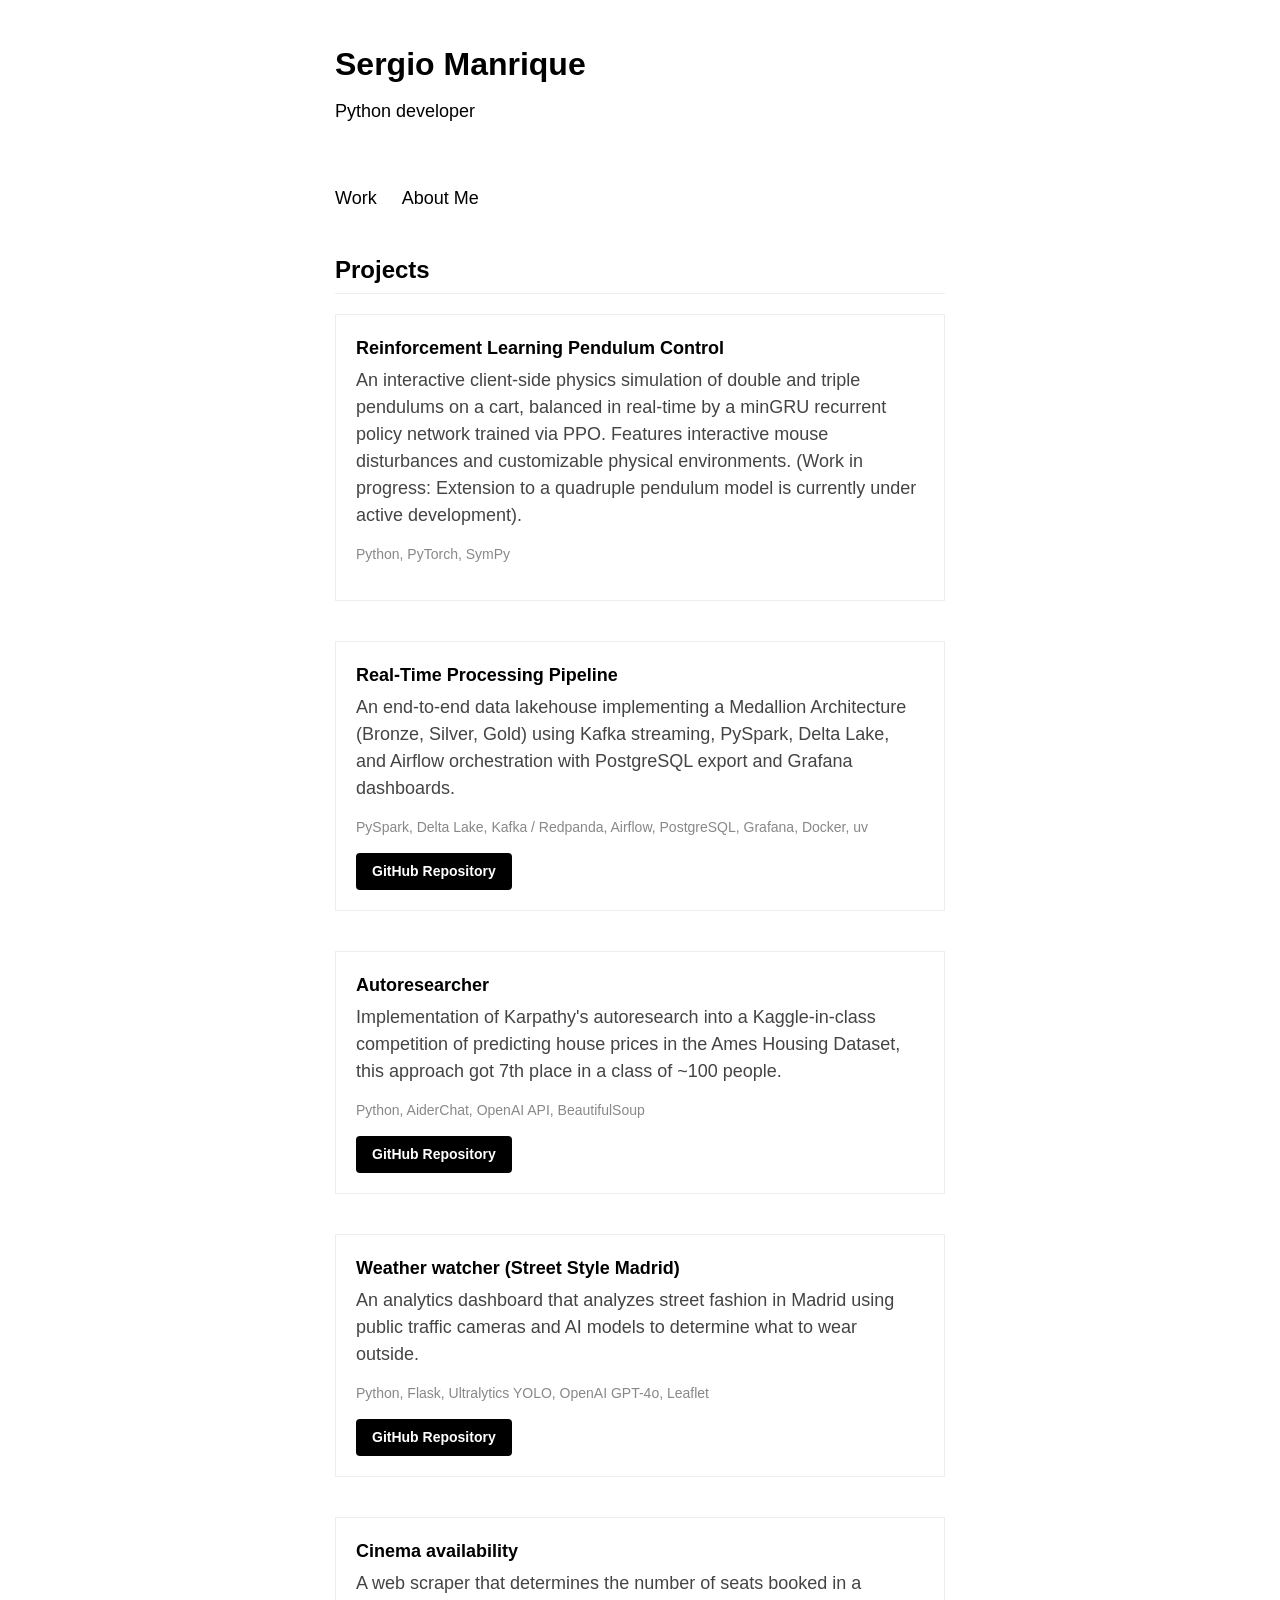
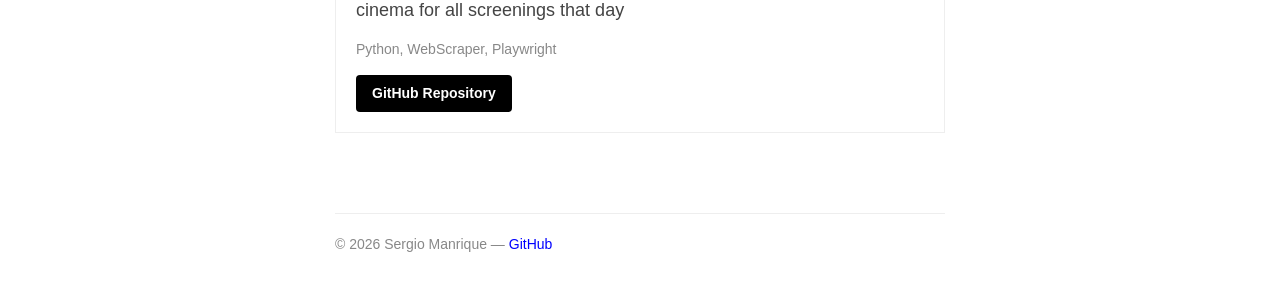
<file: index.html>
<!DOCTYPE html>
<html lang="en">
<head>
    <meta charset="UTF-8">
    <meta name="viewport" content="width=device-width, initial-scale=1.0">
    <title>Sergio Manrique</title>
    <link rel="icon" type="image/png" href="./Photos/Logo_portfolio.png">
    <link rel="stylesheet" href="index.css">
</head>
<body>
    <header>
        <h1>Sergio Manrique</h1>
        <p>Python developer</p>
    </header>

    <nav>
        <a href="index.html">Work</a>
        <a href="about.html">About Me</a>
    </nav>

    <main>
        <section id="work">
            <h2>Projects</h2>
            
            <div class="project">
                <a href="rl-pendulum.html" class="project-card-link">
                    <span class="project-title">Reinforcement Learning Pendulum Control</span>
                    <span class="project-description">An interactive client-side physics simulation of double and triple pendulums on a cart, balanced in real-time by a minGRU recurrent policy network trained via PPO. Features interactive mouse disturbances and customizable physical environments. (Work in progress: Extension to a quadruple pendulum model is currently under active development).</span>
                    <div class="tech-stack">Python, PyTorch, SymPy</div>
                </a>
                <!-- <a href="https://github.com/sergiomanr/rl" class="github-btn" target="_blank">GitHub Repository</a> -->
            </div>

            <div class="project">
                <a href="realtime-pipeline.html" class="project-card-link">
                    <span class="project-title">Real-Time Processing Pipeline</span>
                    <span class="project-description">An end-to-end data lakehouse implementing a Medallion Architecture (Bronze, Silver, Gold) using Kafka streaming, PySpark, Delta Lake, and Airflow orchestration with PostgreSQL export and Grafana dashboards.</span>
                    <div class="tech-stack">PySpark, Delta Lake, Kafka / Redpanda, Airflow, PostgreSQL, Grafana, Docker, uv</div>
                </a>
                <a href="https://github.com/sergiomanr/Real-time-processing-pipeline" class="github-btn" target="_blank">GitHub Repository</a>
            </div>

            <div class="project">
                <a href="autoresearcher.html" class="project-card-link">
                    <span class="project-title">Autoresearcher</span>
                    <span class="project-description">Implementation of Karpathy's autoresearch into a Kaggle-in-class competition of predicting house prices in the Ames Housing Dataset, this approach got 7th place in a class of ~100 people.</span>
                    <div class="tech-stack">Python, AiderChat, OpenAI API, BeautifulSoup</div>
                </a>
                <a href="https://github.com/sergiomanr/Autoresearcher-v3-gpto-mini" class="github-btn" target="_blank">GitHub Repository</a>
            </div>

            <div class="project">
                <a href="weather-watcher.html" class="project-card-link">
                    <span class="project-title">Weather watcher (Street Style Madrid)</span>
                    <span class="project-description">An analytics dashboard that analyzes street fashion in Madrid using public traffic cameras and AI models to determine what to wear outside.</span>
                    <div class="tech-stack">Python, Flask, Ultralytics YOLO, OpenAI GPT-4o, Leaflet</div>
                </a>
                <a href="https://github.com/sergiomanr/Weather-watcher" class="github-btn" target="_blank">GitHub Repository</a>
            </div>

            <div class="project">
                <a href="golem-availability.html" class="project-card-link">
                    <span class="project-title">Cinema availability</span>
                    <span class="project-description">A web scraper that determines the number of seats booked in a cinema for all screenings that day</span>
                    <div class="tech-stack">Python, WebScraper, Playwright</div>
                </a>
                <a href="https://github.com/sergiomanr/golem-seat-availability" class="github-btn" target="_blank">GitHub Repository</a>
            </div>
        </section>
    </main>

    <footer class="footer">
        <p>&copy; 2026 Sergio Manrique — <a href="https://github.com/sergiomanr">GitHub</a></p>
    </footer>
</body>
</html>
</file>
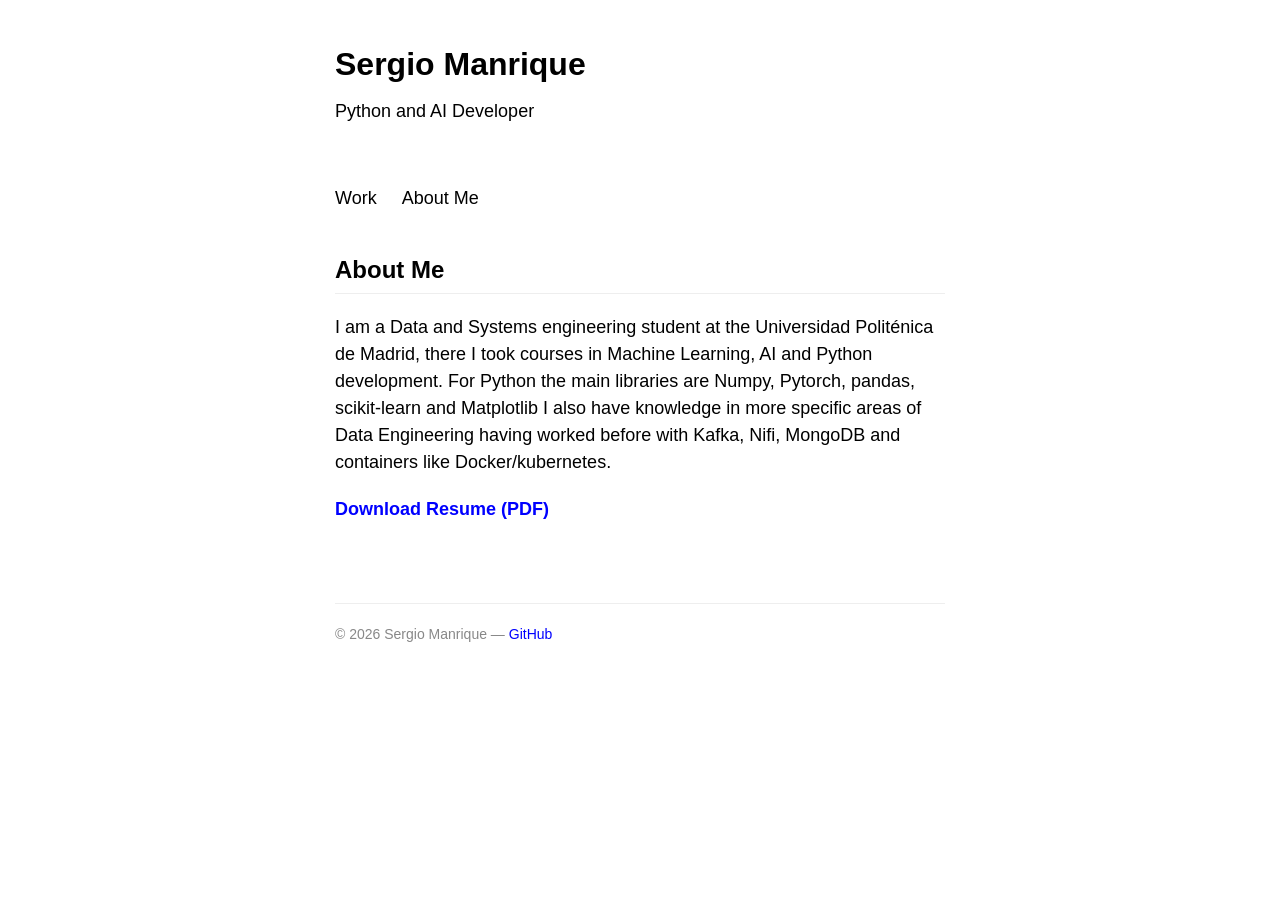
<file: about.html>
<!DOCTYPE html>
<html lang="en">
<head>
    <meta charset="UTF-8">
    <meta name="viewport" content="width=device-width, initial-scale=1.0">
    <title>About Me | Sergio Manrique</title>
    <link rel="icon" type="image/png" href="./Photos/Logo_portfolio.png">
    <link rel="stylesheet" href="index.css">
</head>
<body>
    <header>
        <h1>Sergio Manrique</h1>
        <p>Python and AI Developer</p>
    </header>

    <nav>
        <a href="index.html">Work</a>
        <a href="about.html">About Me</a>
    </nav>

    <main>
        <section id="about">
            <h2>About Me</h2>
            <div class="about-content">
                <p>
                    I am a Data and Systems engineering student at the Universidad Politénica de Madrid, there I took courses in Machine Learning, AI and Python development. For Python the main libraries are Numpy, Pytorch, pandas, scikit-learn and Matplotlib
                    I also have knowledge in more specific areas of Data Engineering having worked before with Kafka, Nifi, MongoDB and containers like Docker/kubernetes.
                </p>
                
                <a href="CV_english.pdf" class="resume-link" target="_blank">Download Resume (PDF)</a>
            </div>
        </section>
    </main>

    <footer class="footer">
        <p>&copy; 2026 Sergio Manrique — <a href="https://github.com/sergiomanr">GitHub</a></p>
    </footer>
</body>
</html>
</file>
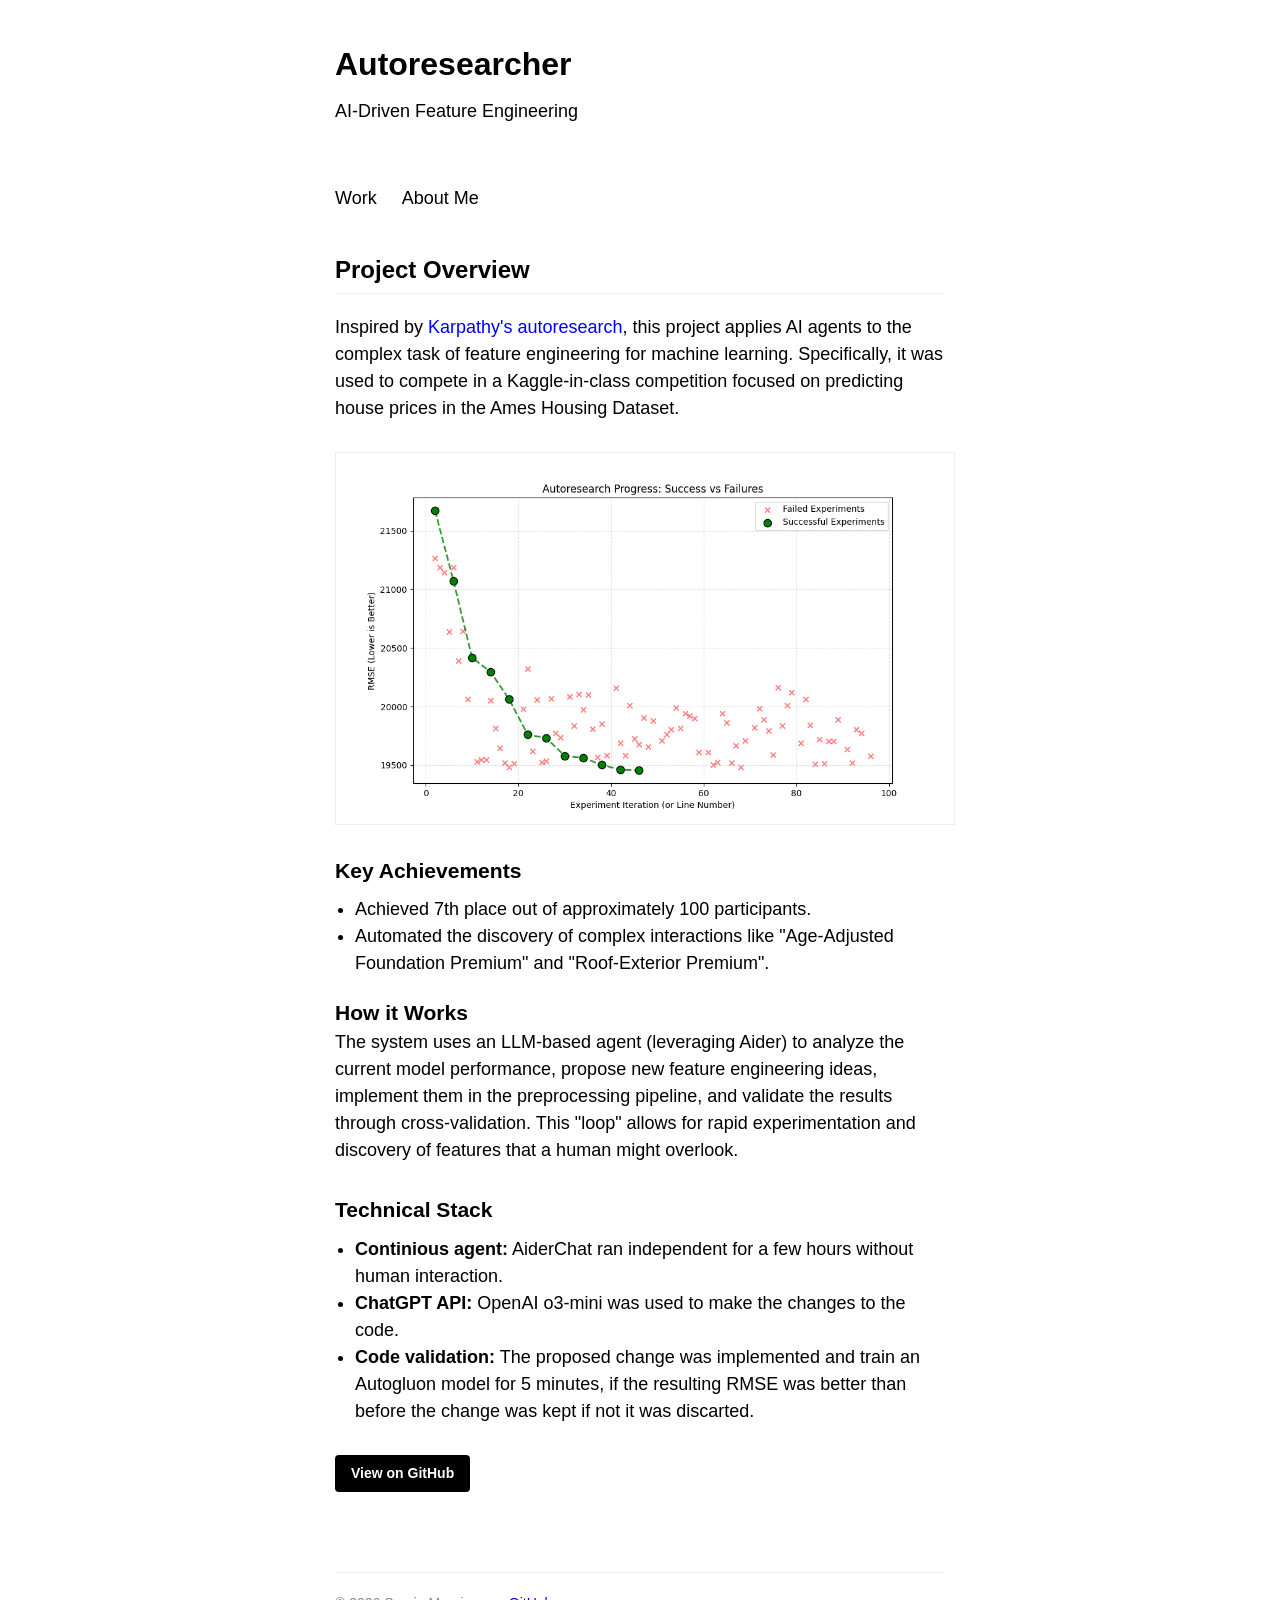
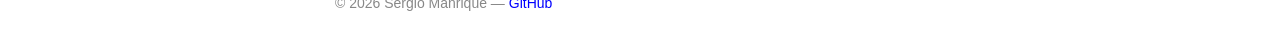
<file: autoresearcher.html>
<!DOCTYPE html>
<html lang="en">
<head>
    <meta charset="UTF-8">
    <meta name="viewport" content="width=device-width, initial-scale=1.0">
    <title>Autoresearcher | Sergio Manrique</title>
    <link rel="icon" type="image/png" href="./Fotos_Calle/Logo_portfolio.png">
    <link rel="stylesheet" href="index.css">
</head>
<body>
    <header>
        <h1>Autoresearcher</h1>
        <p>AI-Driven Feature Engineering</p>
    </header>

    <nav>
        <a href="index.html">Work</a>
        <a href="about.html">About Me</a>
    </nav>

    <main>
        <section>
            <h2>Project Overview</h2>
            <div class="about-content">
                <p>
                    Inspired by <a href="https://x.com/karpathy/status/2031137476438548874?lang=en">Karpathy's autoresearch</a>, this project applies AI agents to the complex task of feature engineering for machine learning. Specifically, it was used to compete in a Kaggle-in-class competition focused on predicting house prices in the Ames Housing Dataset.
                </p>

                <img src="./Photos/Figure_1.png" alt="Autoresearcher Progress Graph" class="project-image">
                
                <h3 style="margin-top: 20px;">Key Achievements</h3>
                <ul style="margin-left: 20px; margin-top: 10px;">
                    <li>Achieved 7th place out of approximately 100 participants.</li>
                    <li>Automated the discovery of complex interactions like "Age-Adjusted Foundation Premium" and "Roof-Exterior Premium".</li>
                </ul>

                <h3 style="margin-top: 20px;">How it Works</h3>
                <p>
                    The system uses an LLM-based agent (leveraging Aider) to analyze the current model performance, propose new feature engineering ideas, implement them in the preprocessing pipeline, and validate the results through cross-validation. This "loop" allows for rapid experimentation and discovery of features that a human might overlook.
                </p>
                <h3 style="margin-top: 30px;">Technical Stack</h3>
                <ul style="margin-left: 20px; margin-top: 10px;">
                    <li><strong>Continious agent:</strong> AiderChat ran independent for a few hours without human interaction.</li>
                    <li><strong>ChatGPT API:</strong> OpenAI o3-mini was used to make the changes to the code.</li>
                    <li><strong>Code validation:</strong> The proposed change was implemented and train an Autogluon model for 5 minutes, if the resulting RMSE was better than before the change was kept if not it was discarted.</li>
                </ul>

                <div style="margin-top: 30px;">
                    <a href="https://github.com/sergiomanr/Autoresearcher-v3-gpto-mini" class="github-btn" target="_blank">View on GitHub</a>
                </div>
            </div>
        </section>
    </main>

    <footer class="footer">
        <p>&copy; 2026 Sergio Manrique — <a href="https://github.com/sergiomanr">GitHub</a></p>
    </footer>
</body>
</html>
</file>
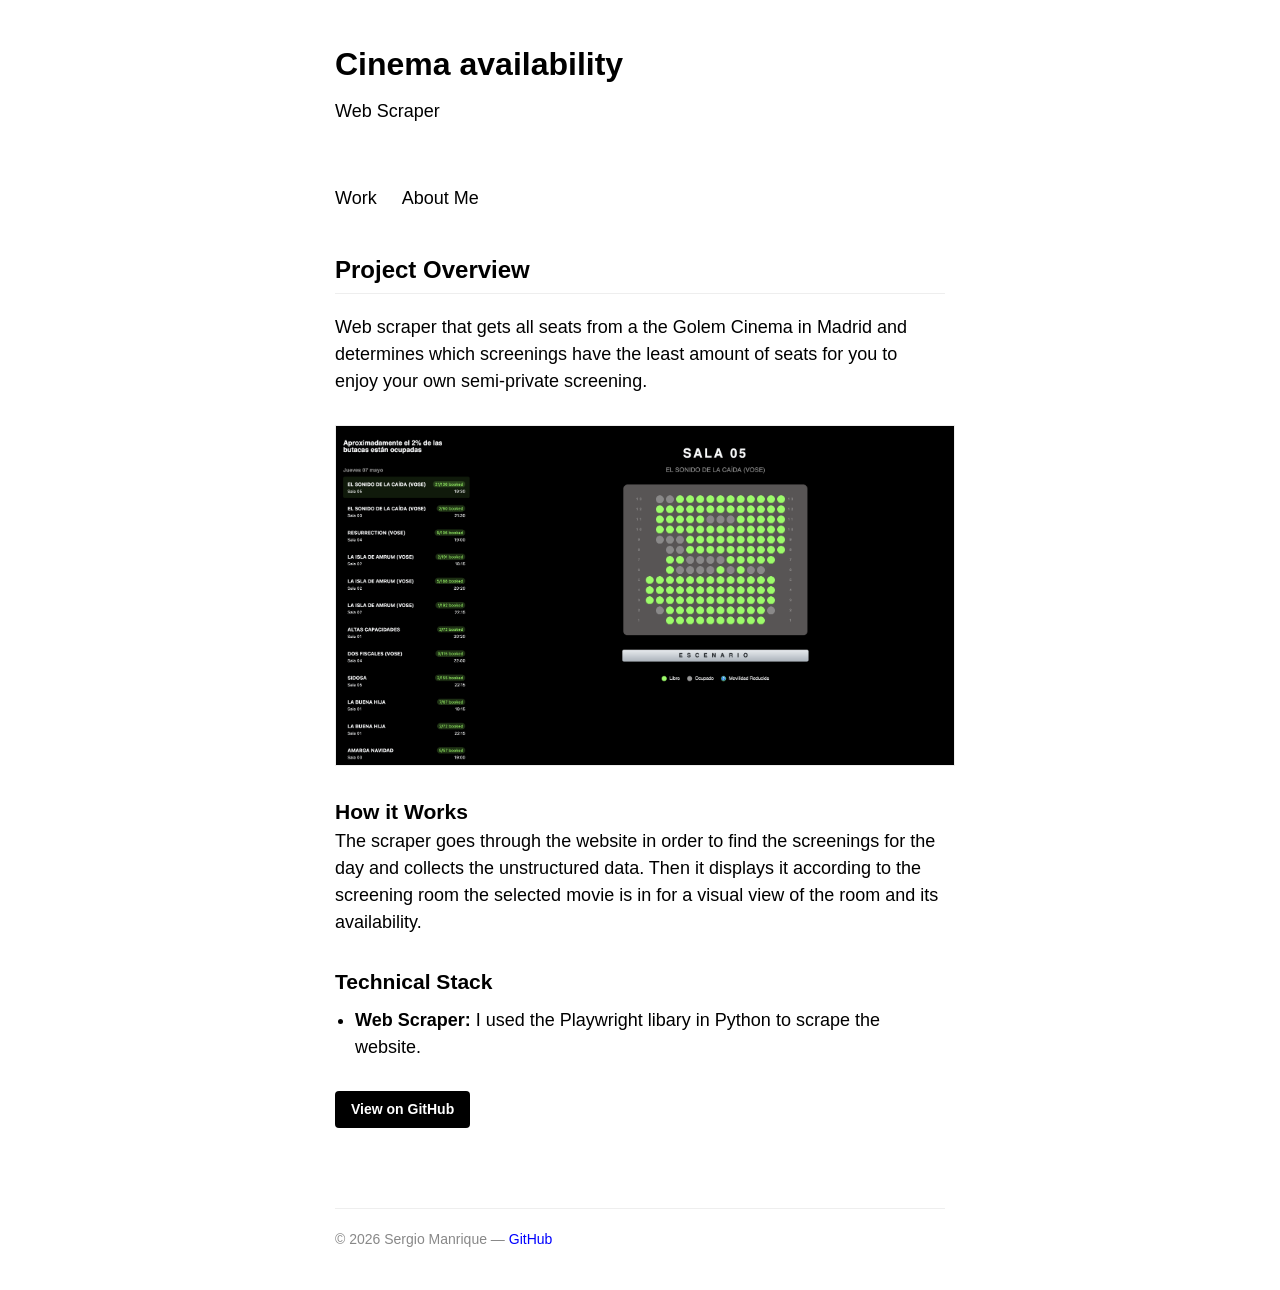
<file: golem-availability.html>
<!DOCTYPE html>
<html lang="en">
<head>
    <meta charset="UTF-8">
    <meta name="viewport" content="width=device-width, initial-scale=1.0">
    <title>Cinema availability | Sergio Manrique</title>
    <link rel="icon" type="image/png" href="./Photos/Logo_portfolio.png">
    <link rel="stylesheet" href="index.css">
    </head>
    <body>
    <header>
        <h1>Cinema availability</h1>
        <p>Web Scraper</p>
    </header>

    <nav>
        <a href="index.html">Work</a>
        <a href="about.html">About Me</a>
    </nav>

    <main>
        <section>
            <h2>Project Overview</h2>
            <div class="about-content">
                <p>
                    Web scraper that gets all seats from a the Golem Cinema in Madrid and determines which screenings have the least amount of seats for you to enjoy your own semi-private screening.
                </p>
                
                <img src="./Photos/captura.png" alt="Cinema Dashboard" class="project-image">

                <h3 style="margin-top: 20px;">How it Works</h3>
                <p>
                    The scraper goes through the website in order to find the screenings for the day and collects the unstructured data. Then it displays it according to the screening room the selected movie is in for a visual view of the room and its availability. 
                </p>
                <h3 style="margin-top: 30px;">Technical Stack</h3>
                <ul style="margin-left: 20px; margin-top: 10px;">
                    <li><strong>Web Scraper:</strong> I used the Playwright libary in Python to scrape the website.</li>
                </ul>

                <div style="margin-top: 30px;">
                    <a href="https://github.com/sergiomanr/golem-seat-availability" class="github-btn" target="_blank">View on GitHub</a>
                </div>
            </div>
        </section>
    </main>

    <footer class="footer">
        <p>&copy; 2026 Sergio Manrique — <a href="https://github.com/sergiomanr">GitHub</a></p>
    </footer>
</body>
</html>
</file>
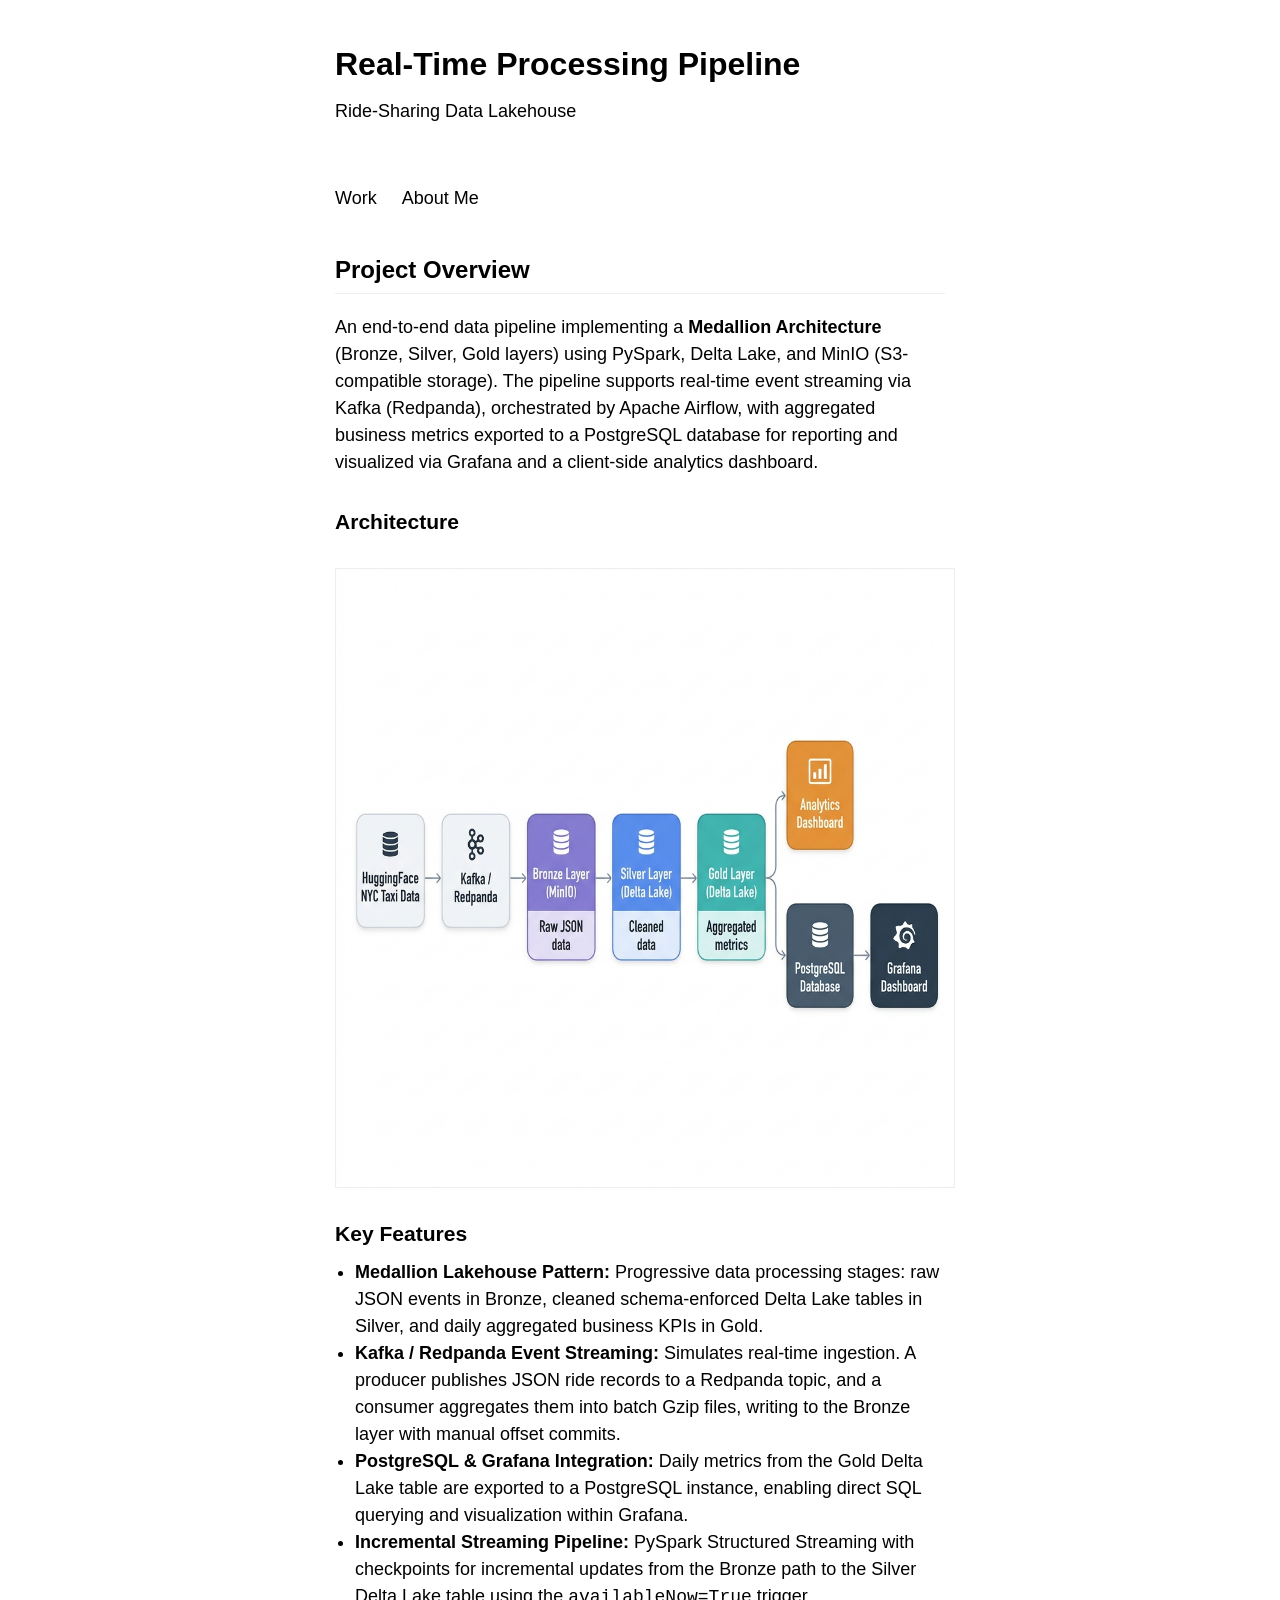
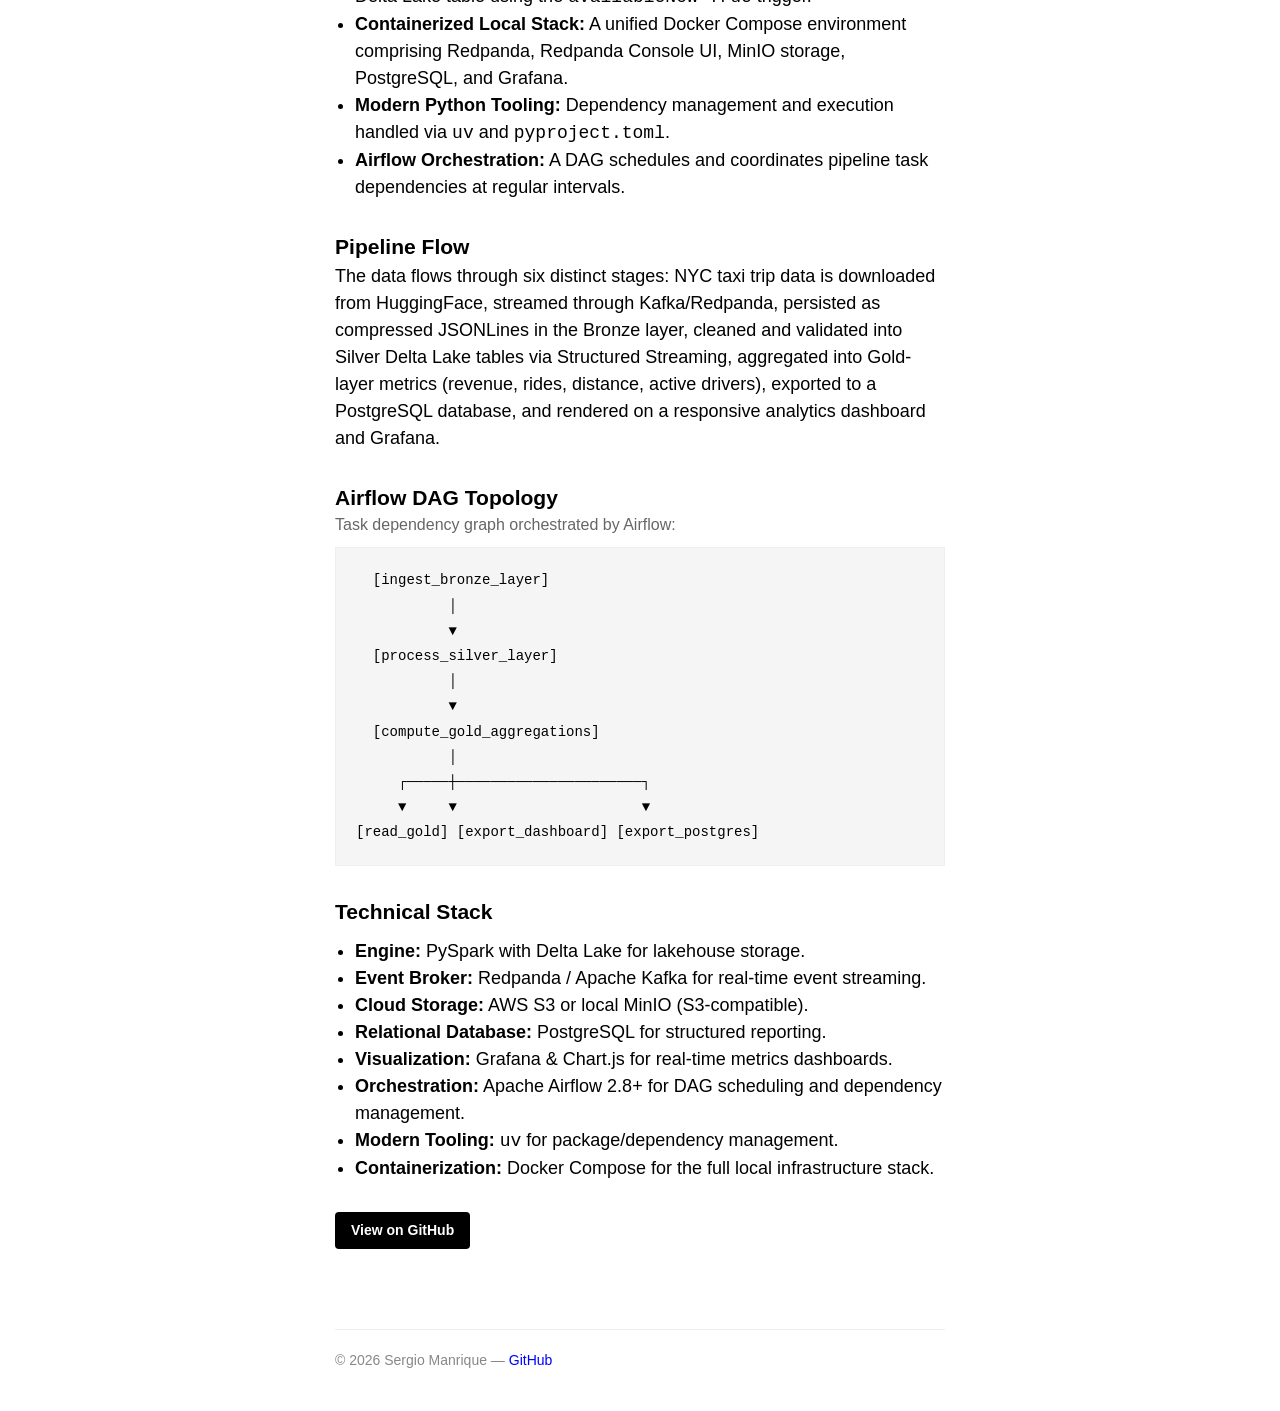
<file: realtime-pipeline.html>
<!DOCTYPE html>
<html lang="en">
<head>
    <meta charset="UTF-8">
    <meta name="viewport" content="width=device-width, initial-scale=1.0">
    <title>Real-Time Processing Pipeline | Sergio Manrique</title>
    <link rel="icon" type="image/png" href="./Photos/Logo_portfolio.png">
    <link rel="stylesheet" href="index.css">
</head>
<body>
    <header>
        <h1>Real-Time Processing Pipeline</h1>
        <p>Ride-Sharing Data Lakehouse</p>
    </header>

    <nav>
        <a href="index.html">Work</a>
        <a href="about.html">About Me</a>
    </nav>

    <main>
        <section>
            <h2>Project Overview</h2>
            <div class="about-content">
                <p>
                    An end-to-end data pipeline implementing a <strong>Medallion Architecture</strong> (Bronze, Silver, Gold layers) using PySpark, Delta Lake, and MinIO (S3-compatible storage). The pipeline supports real-time event streaming via Kafka (Redpanda), orchestrated by Apache Airflow, with aggregated business metrics exported to a PostgreSQL database for reporting and visualized via Grafana and a client-side analytics dashboard.
                </p>

                <h3 style="margin-top: 30px;">Architecture</h3>
                <img src="./Photos/lakehouse_architecture.png" alt="Lakehouse Medallion Architecture Diagram" class="project-image">

                <h3 style="margin-top: 30px;">Key Features</h3>
                <ul style="margin-left: 20px; margin-top: 10px;">
                    <li><strong>Medallion Lakehouse Pattern:</strong> Progressive data processing stages: raw JSON events in Bronze, cleaned schema-enforced Delta Lake tables in Silver, and daily aggregated business KPIs in Gold.</li>
                    <li><strong>Kafka / Redpanda Event Streaming:</strong> Simulates real-time ingestion. A producer publishes JSON ride records to a Redpanda topic, and a consumer aggregates them into batch Gzip files, writing to the Bronze layer with manual offset commits.</li>
                    <li><strong>PostgreSQL & Grafana Integration:</strong> Daily metrics from the Gold Delta Lake table are exported to a PostgreSQL instance, enabling direct SQL querying and visualization within Grafana.</li>
                    <li><strong>Incremental Streaming Pipeline:</strong> PySpark Structured Streaming with checkpoints for incremental updates from the Bronze path to the Silver Delta Lake table using the <code>availableNow=True</code> trigger.</li>
                    <li><strong>Containerized Local Stack:</strong> A unified Docker Compose environment comprising Redpanda, Redpanda Console UI, MinIO storage, PostgreSQL, and Grafana.</li>
                    <li><strong>Modern Python Tooling:</strong> Dependency management and execution handled via <code>uv</code> and <code>pyproject.toml</code>.</li>
                    <li><strong>Airflow Orchestration:</strong> A DAG schedules and coordinates pipeline task dependencies at regular intervals.</li>
                </ul>

                <h3 style="margin-top: 30px;">Pipeline Flow</h3>
                <p>
                    The data flows through six distinct stages: NYC taxi trip data is downloaded from HuggingFace, streamed through Kafka/Redpanda, persisted as compressed JSONLines in the Bronze layer, cleaned and validated into Silver Delta Lake tables via Structured Streaming, aggregated into Gold-layer metrics (revenue, rides, distance, active drivers), exported to a PostgreSQL database, and rendered on a responsive analytics dashboard and Grafana.
                </p>

                <h3 style="margin-top: 30px;">Airflow DAG Topology</h3>
                <p style="font-size: 16px; color: #666; margin-bottom: 10px;">Task dependency graph orchestrated by Airflow:</p>
                <pre style="background: #f5f5f5; padding: 20px; border: 1px solid #eee; font-size: 14px; line-height: 1.8; overflow-x: auto;">  [ingest_bronze_layer]
           │
           ▼
  [process_silver_layer]
           │
           ▼
  [compute_gold_aggregations]
           │
     ┌─────┼──────────────────────┐
     ▼     ▼                      ▼
[read_gold] [export_dashboard] [export_postgres]</pre>

                <h3 style="margin-top: 30px;">Technical Stack</h3>
                <ul style="margin-left: 20px; margin-top: 10px;">
                    <li><strong>Engine:</strong> PySpark with Delta Lake for lakehouse storage.</li>
                    <li><strong>Event Broker:</strong> Redpanda / Apache Kafka for real-time event streaming.</li>
                    <li><strong>Cloud Storage:</strong> AWS S3 or local MinIO (S3-compatible).</li>
                    <li><strong>Relational Database:</strong> PostgreSQL for structured reporting.</li>
                    <li><strong>Visualization:</strong> Grafana & Chart.js for real-time metrics dashboards.</li>
                    <li><strong>Orchestration:</strong> Apache Airflow 2.8+ for DAG scheduling and dependency management.</li>
                    <li><strong>Modern Tooling:</strong> <code>uv</code> for package/dependency management.</li>
                    <li><strong>Containerization:</strong> Docker Compose for the full local infrastructure stack.</li>
                </ul>

                <div style="margin-top: 30px;">
                    <a href="https://github.com/sergiomanr/Real-time-processing-pipeline" class="github-btn" target="_blank">View on GitHub</a>
                </div>
            </div>
        </section>
    </main>

    <footer class="footer">
        <p>&copy; 2026 Sergio Manrique — <a href="https://github.com/sergiomanr">GitHub</a></p>
    </footer>
</body>
</html>
</file>
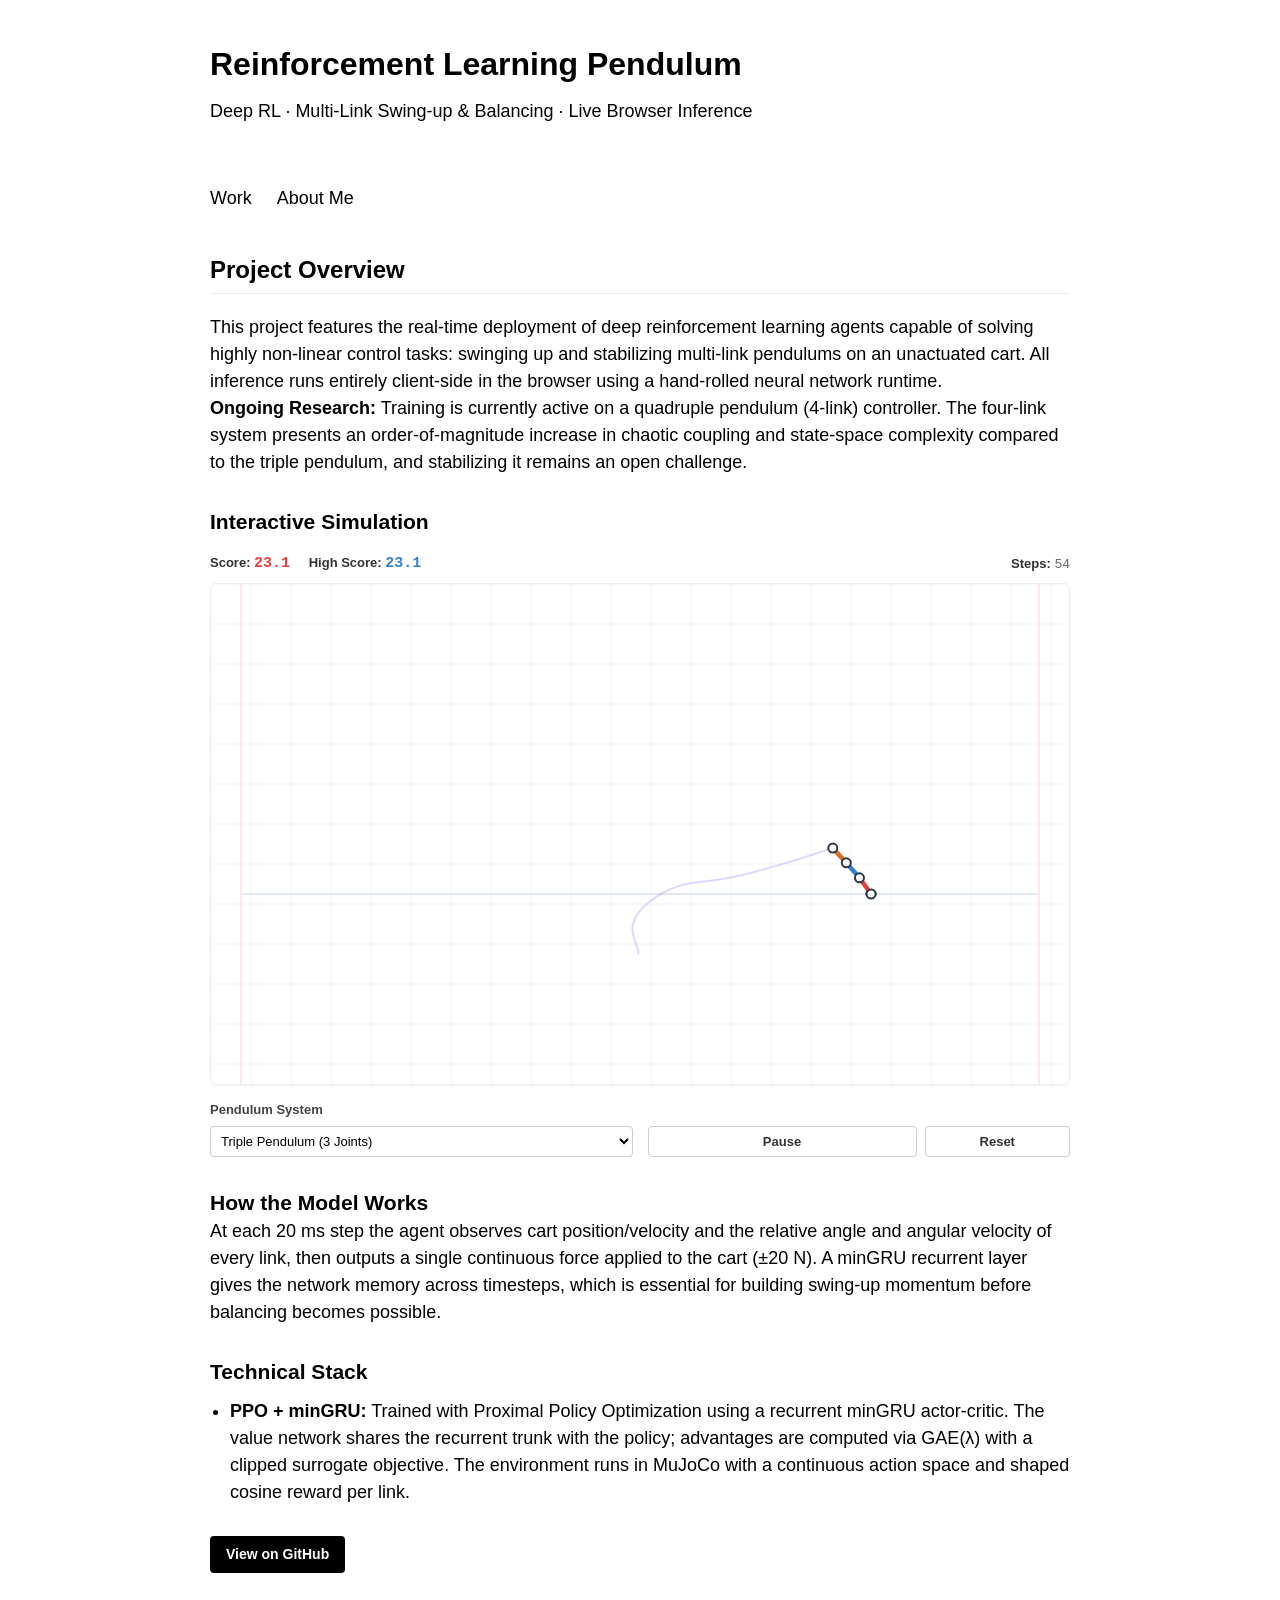
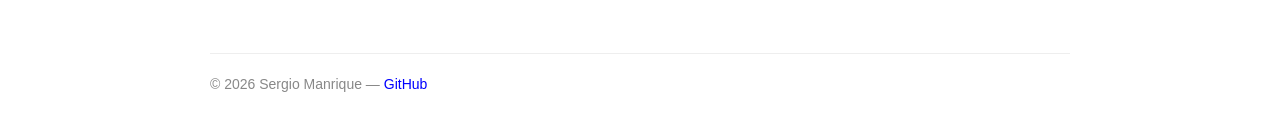
<file: rl-pendulum.html>
<!DOCTYPE html>
<html lang="en">
<head>
    <meta charset="UTF-8">
    <meta name="viewport" content="width=device-width, initial-scale=1.0">
    <title>RL Pendulum Control | Sergio Manrique</title>
    <link rel="icon" type="image/png" href="./Photos/Logo_portfolio.png">
    <link rel="stylesheet" href="index.css">
    <style>
        .controls-grid button {
            transition: all 0.15s ease;
        }
        .controls-grid button.active {
            background-color: #000 !important;
            color: #fff !important;
            border-color: #000 !important;
        }
        .controls-grid button:not(.active) {
            background-color: #fff !important;
            color: #333 !important;
            border-color: #ccc !important;
        }
        .controls-grid button:hover {
            opacity: 0.85;
        }
        input[type="range"] {
            -webkit-appearance: none;
            width: 100%;
            height: 4px;
            border-radius: 2px;
            background: #e2e8f0;
            outline: none;
            cursor: pointer;
            margin: 6px 0;
        }
        input[type="range"]::-webkit-slider-thumb {
            -webkit-appearance: none;
            width: 12px;
            height: 12px;
            border-radius: 50%;
            background: #000;
            transition: transform 0.1s ease;
        }
        input[type="range"]::-webkit-slider-thumb:hover {
            transform: scale(1.2);
        }
        select {
            outline: none;
        }
        kbd {
            background: #f1f3f5;
            border: 1px solid #ccc;
            border-radius: 3px;
            padding: 1px 4px;
            font-size: 11px;
            font-family: monospace;
        }
    </style>
</head>
<body class="wide-container">
    <header>
        <h1>Reinforcement Learning Pendulum</h1>
        <p>Deep RL · Multi-Link Swing-up & Balancing · Live Browser Inference</p>
    </header>

    <nav>
        <a href="index.html">Work</a>
        <a href="about.html">About Me</a>
    </nav>

    <main>
        <section>
            <h2>Project Overview</h2>
            <div class="about-content">
                <p>
                    This project features the real-time deployment of deep reinforcement learning agents capable of solving highly non-linear control tasks: swinging up and stabilizing multi-link pendulums on an unactuated cart. All inference runs entirely client-side in the browser using a hand-rolled neural network runtime.
                </p>
                <p>
                    <strong>Ongoing Research:</strong> Training is currently active on a quadruple pendulum (4-link) controller. The four-link system presents an order-of-magnitude increase in chaotic coupling and state-space complexity compared to the triple pendulum, and stabilizing it remains an open challenge.
                </p>

                <h3 style="margin-top: 30px; margin-bottom: 15px;">Interactive Simulation</h3>
                
                <!-- Simulator Widget -->
                <div class="interactive-demo" style="max-width: 100%; margin: 0 auto;">
                    <div style="display: flex; justify-content: space-between; align-items: center; margin-bottom: 8px; font-size: 13px; font-weight: 600; color: #333;">
                        <div>
                            Score: <span id="scoreVal" style="font-family: monospace; font-size: 15px; color: #e53e3e; margin-right: 15px;">0.0</span>
                            High Score: <span id="highScoreVal" style="font-family: monospace; font-size: 15px; color: #3182ce;">0.0</span>
                        </div>
                        <div>
                            Steps: <span id="stepsVal" style="font-family: monospace; font-weight: normal; color: #666;">0</span>
                        </div>
                    </div>

                    <div class="canvas-wrapper" style="position: relative; border: 1px solid #eee; border-radius: 6px; overflow: hidden; margin-bottom: 15px; box-shadow: 0 1px 3px rgba(0,0,0,0.05);">
                        <canvas id="simCanvas" style="display: block; width: 100%; height: 500px; background-color: #fff;"></canvas>
                    </div>

                    <div class="controls-grid" style="display: grid; grid-template-columns: 1fr 1fr; gap: 15px; margin-bottom: 20px; align-items: end;">
                        <!-- Column 1: Pendulum selector -->
                        <div style="display: flex; flex-direction: column; gap: 6px;">
                            <label style="font-size: 13px; font-weight: 600; color: #444;">Pendulum System</label>
                            <select id="modelSelect" style="padding: 6px; border: 1px solid #ccc; border-radius: 4px; font-size: 13px; width: 100%; background-color: #fff;">
                                <option value="2pend">Double Pendulum (2 Joints)</option>
                                <option value="3pend" selected>Triple Pendulum (3 Joints)</option>
                                <option value="4pend" hidden>Quadruple Pendulum (4 Joints) [Manual]</option>
                            </select>
                        </div>

                        <!-- Column 2: Playback controls -->
                        <div style="display: flex; gap: 8px;">
                            <button id="btnPlayPause" style="flex: 2; padding: 7px 10px; border: 1px solid #000; border-radius: 4px; font-size: 13px; font-weight: 600; cursor: pointer; background: #fff;">Pause</button>
                            <button id="btnReset" style="flex: 1; padding: 7px 10px; border: 1px solid #ccc; border-radius: 4px; font-size: 13px; font-weight: 600; cursor: pointer; background: #fff;">Reset</button>
                        </div>
                    </div>

                </div>

                <h3 style="margin-top: 30px;">How the Model Works</h3>
                <p>
                    At each 20 ms step the agent observes cart position/velocity and the relative angle and angular velocity of every link, then outputs a single continuous force applied to the cart (±20 N). A minGRU recurrent layer gives the network memory across timesteps, which is essential for building swing-up momentum before balancing becomes possible.
                </p>

                <h3 style="margin-top: 30px;">Technical Stack</h3>
                <ul style="margin-left: 20px; margin-top: 10px;">
                    <li><strong>PPO + minGRU:</strong> Trained with Proximal Policy Optimization using a recurrent minGRU actor-critic. The value network shares the recurrent trunk with the policy; advantages are computed via GAE(λ) with a clipped surrogate objective. The environment runs in MuJoCo with a continuous action space and shaped cosine reward per link.</li>
                </ul>

                <div style="margin-top: 30px;">
                    <a href="https://github.com/sergiomanr/rl" class="github-btn" target="_blank">View on GitHub</a>
                </div>
            </div>
        </section>
    </main>

    <footer class="footer">
        <p>&copy; 2026 Sergio Manrique — <a href="https://github.com/sergiomanr">GitHub</a></p>
    </footer>

    <!-- Scripts -->
    <script src="physics_equations.js"></script>
    <script src="nn.js"></script>
    <script src="rl-pendulum.js"></script>
</body>
</html>
</file>
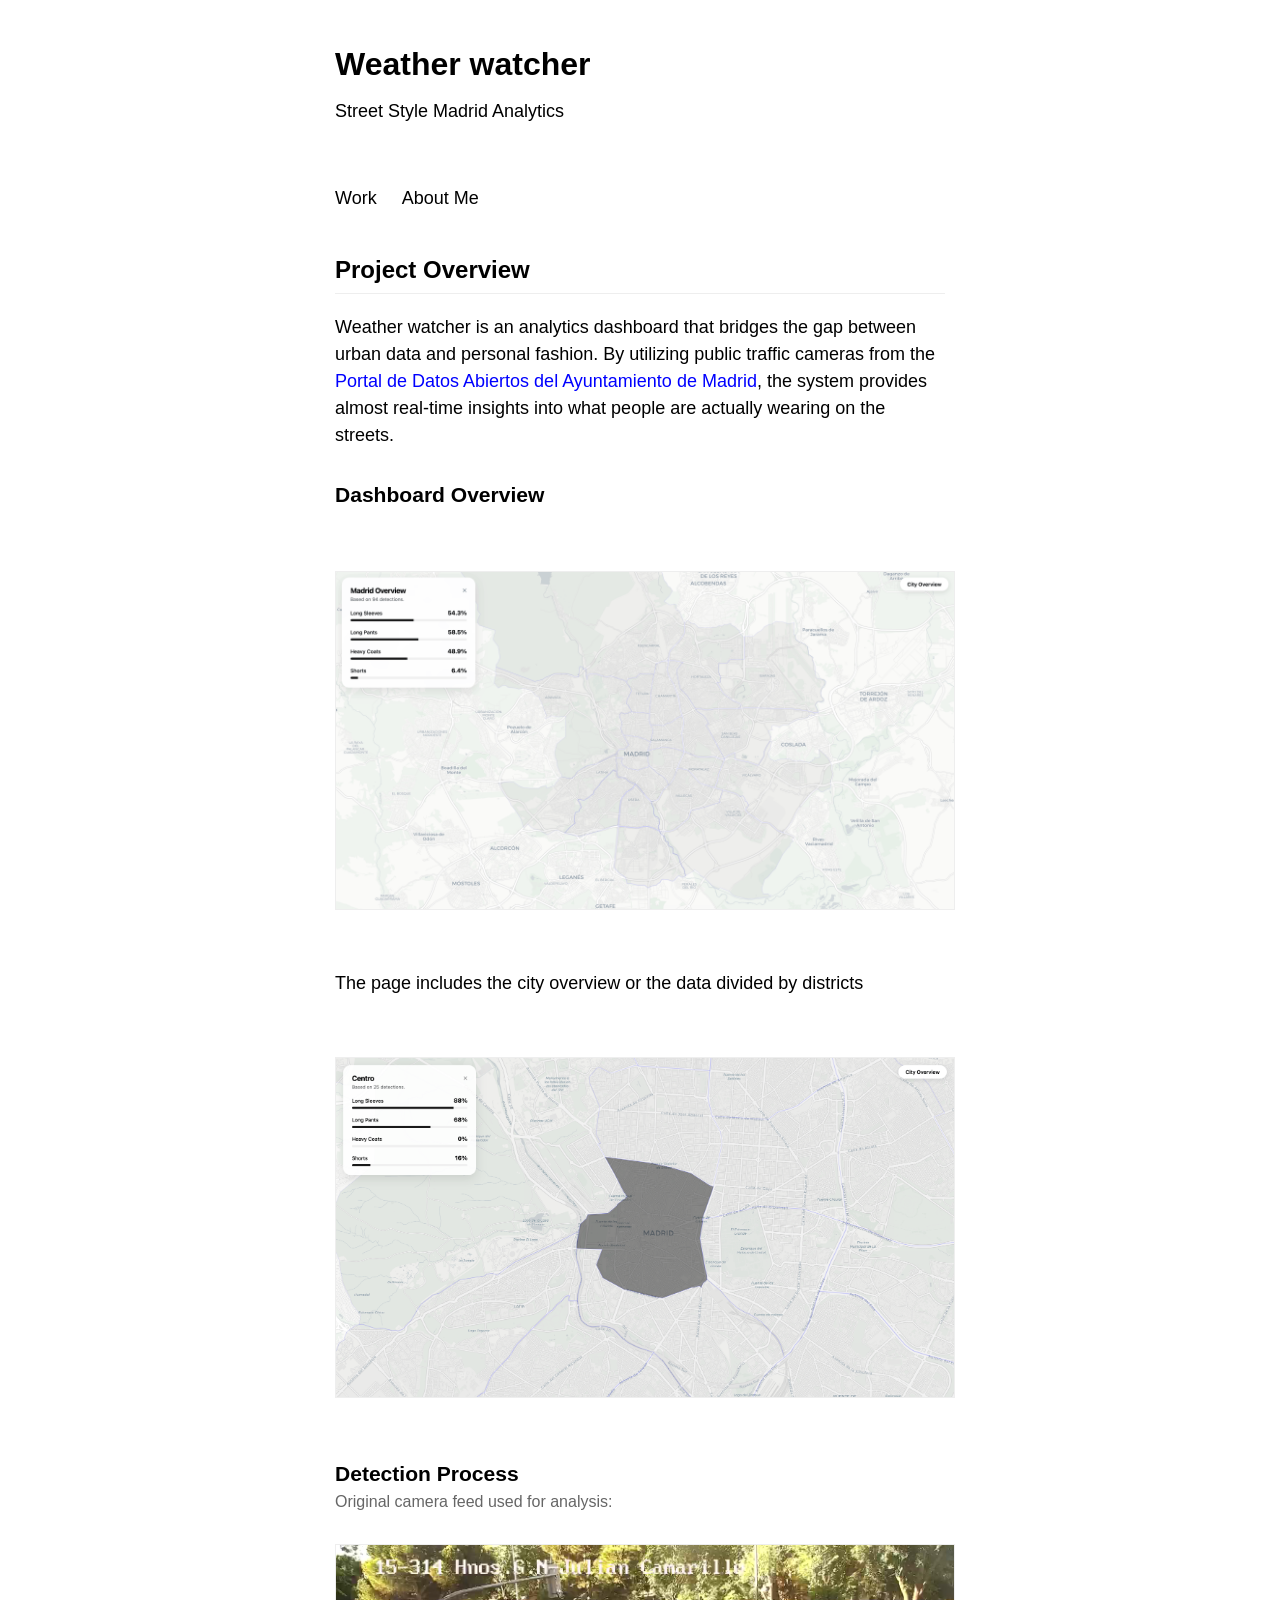
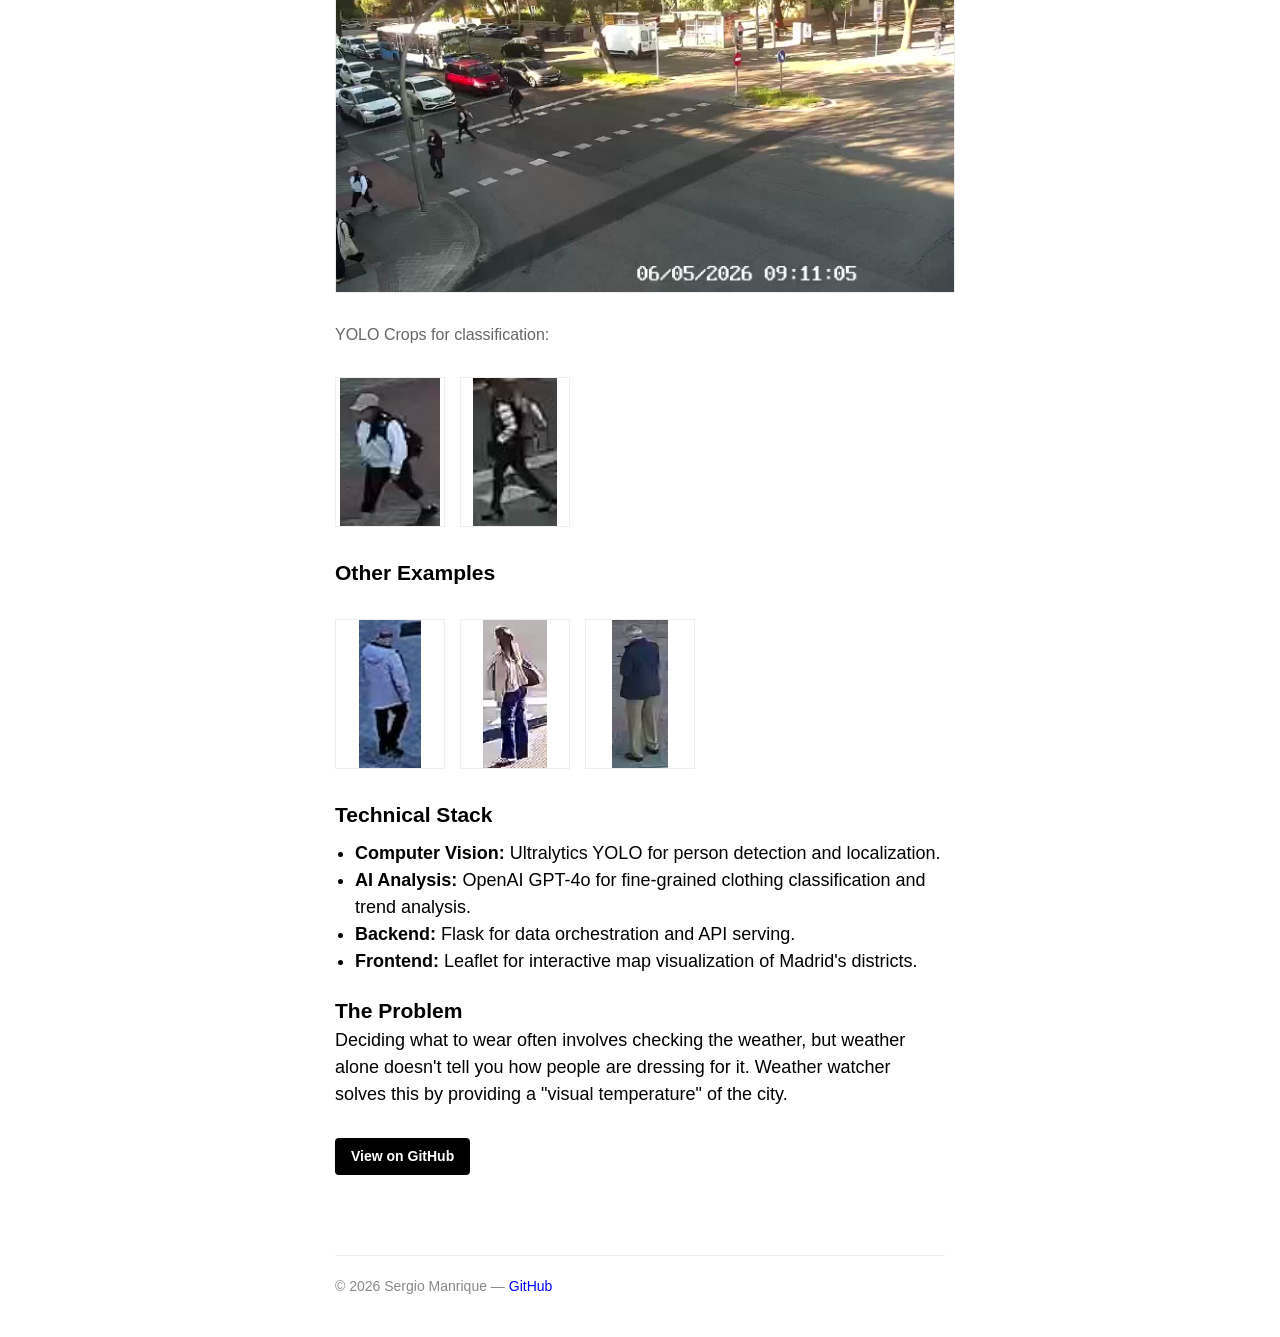
<file: weather-watcher.html>
<!DOCTYPE html>
<html lang="en">
<head>
    <meta charset="UTF-8">
    <meta name="viewport" content="width=device-width, initial-scale=1.0">
    <title>Weather watcher | Sergio Manrique</title>
    <link rel="icon" type="image/png" href="./Photos/Logo_portfolio.png">
    <link rel="stylesheet" href="index.css">
    </head>
    <body>
    <header>
        <h1>Weather watcher</h1>
        <p>Street Style Madrid Analytics</p>
    </header>

    <nav>
        <a href="index.html">Work</a>
        <a href="about.html">About Me</a>
    </nav>

    <main>
        <section>
            <h2>Project Overview</h2>
            <div class="about-content">
                <p>
                    Weather watcher is an analytics dashboard that bridges the gap between urban data and personal fashion. By utilizing public traffic cameras from the <a href="https://datos.madrid.es/dataset/?q=&sort=extras_dataset_downloads+asc">Portal de Datos Abiertos del Ayuntamiento de Madrid</a>, the system provides almost real-time insights into what people are actually wearing on the streets.
                </p>

                <h3 style="margin-top: 30px;">Dashboard Overview</h3>
                <div class="gallery">
                    <img src="./Photos/Captura de pantalla 2026-05-06 a las 11.28.49.png" alt="Dashboard Screenshot 2" class="project-image" >
                </div>
                <p>
                    The page includes the city overview or the data divided by districts
                </p>
                <div class="gallery">
                    <img src="./Photos/Captura de pantalla 2026-05-06 a las 11.28.16.png" alt="Dashboard Screenshot 1" class="project-image" >
                </div>
                <h3 style="margin-top: 30px;">Detection Process</h3>
                <p style="font-size: 16px; color: #666; margin-bottom: 10px;">Original camera feed used for analysis:</p>
                <img src="./Photos/camera_15314 copia.jpg" alt="Original Scene" class="project-image" ">
                
                <p style="font-size: 16px; color: #666; margin-bottom: 10px;">YOLO Crops for classification:</p>
                <div class="gallery" style="grid-template-columns: repeat(auto-fill, minmax(100px, 1fr));">
                    <img src="./Photos/camera_15314-2 copia.jpg" alt="YOLO Crop 1" class="gallery-image" style="height: 150px; object-fit: contain;">
                    <img src="./Photos/camera_15314-5 copia.jpg" alt="YOLO Crop 2" class="gallery-image" style="height: 150px; object-fit: contain;">
                </div>

                <h3 style="margin-top: 30px;">Other Examples</h3>
                <div class="gallery" style="grid-template-columns: repeat(auto-fill, minmax(100px, 1fr));">
                    <img src="./Photos/camera_05309 copia.jpg" alt="Madrid Street Camera 1" class="gallery-image" style="height: 150px; object-fit: contain;">
                    <img src="./Photos/camera_07315 copia.jpg" alt="Madrid Street Camera 2" class="gallery-image" style="height: 150px; object-fit: contain;">
                    <img src="./Photos/camera_15316 copia.jpg" alt="Madrid Street Camera 3" class="gallery-image" style="height: 150px; object-fit: contain;">
                </div>
                
                <h3 style="margin-top: 30px;">Technical Stack</h3>
                <ul style="margin-left: 20px; margin-top: 10px;">
                    <li><strong>Computer Vision:</strong> Ultralytics YOLO for person detection and localization.</li>
                    <li><strong>AI Analysis:</strong> OpenAI GPT-4o for fine-grained clothing classification and trend analysis.</li>
                    <li><strong>Backend:</strong> Flask for data orchestration and API serving.</li>
                    <li><strong>Frontend:</strong> Leaflet for interactive map visualization of Madrid's districts.</li>
                </ul>

                <h3 style="margin-top: 20px;">The Problem</h3>
                <p>
                    Deciding what to wear often involves checking the weather, but weather alone doesn't tell you how people are dressing for it. Weather watcher solves this by providing a "visual temperature" of the city.
                </p>

                <div style="margin-top: 30px;">
                    <a href="https://github.com/sergiomanr/Weather-watcher" class="github-btn" target="_blank">View on GitHub</a>
                </div>
            </div>
        </section>
    </main>

    <footer class="footer">
        <p>&copy; 2026 Sergio Manrique — <a href="https://github.com/sergiomanr">GitHub</a></p>
    </footer>
</body>
</html>
</file>
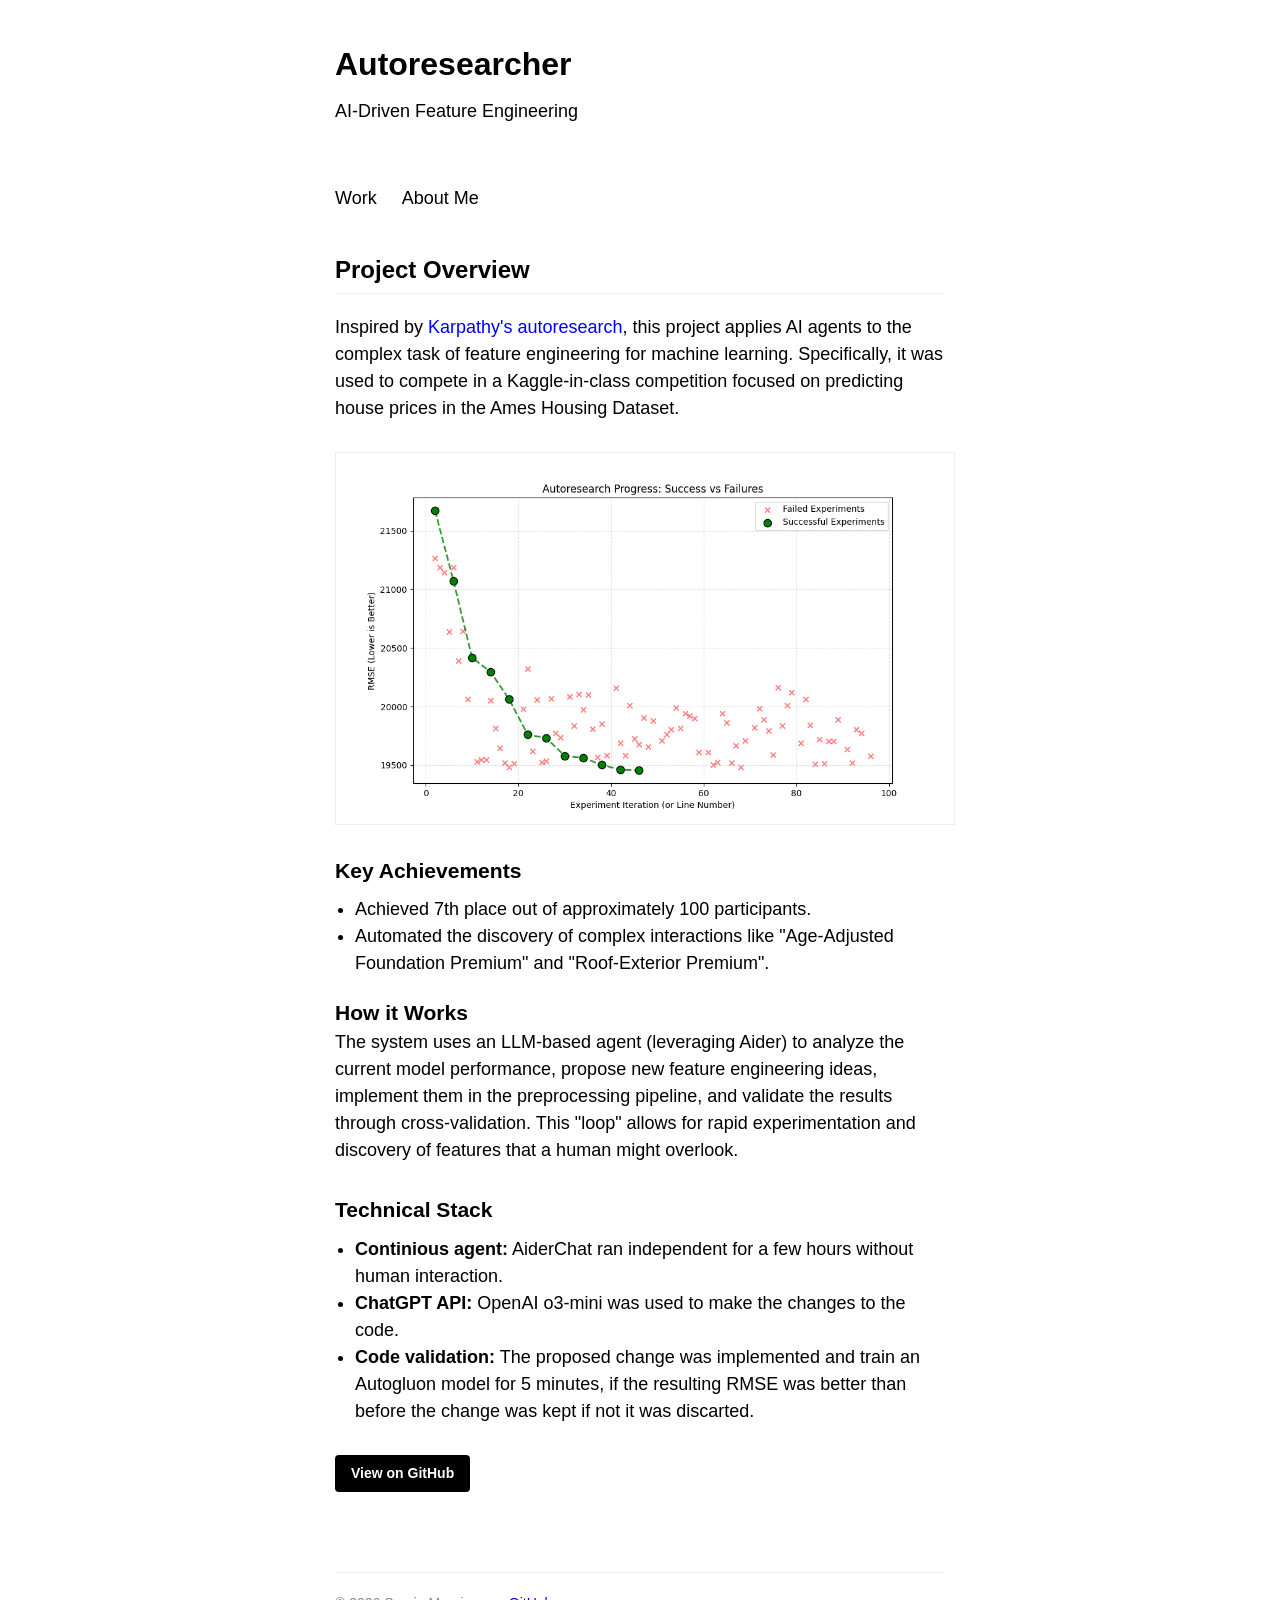
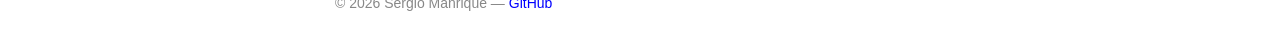
<file: Projects/autoresearcher.html>
<!DOCTYPE html>
<html lang="en">
<head>
    <meta charset="UTF-8">
    <meta name="viewport" content="width=device-width, initial-scale=1.0">
    <title>Autoresearcher | Sergio Manrique</title>
    <link rel="icon" type="image/png" href="../Fotos_Calle/Logo_portfolio.png">
    <link rel="stylesheet" href="../index.css">
</head>
<body>
    <header>
        <h1>Autoresearcher</h1>
        <p>AI-Driven Feature Engineering</p>
    </header>

    <nav>
        <a href="../index.html">Work</a>
        <a href="../about.html">About Me</a>
    </nav>

    <main>
        <section>
            <h2>Project Overview</h2>
            <div class="about-content">
                <p>
                    Inspired by <a href="https://x.com/karpathy/status/2031137476438548874?lang=en">Karpathy's autoresearch</a>, this project applies AI agents to the complex task of feature engineering for machine learning. Specifically, it was used to compete in a Kaggle-in-class competition focused on predicting house prices in the Ames Housing Dataset.
                </p>

                <img src="../Photos/Figure_1.png" alt="Autoresearcher Progress Graph" class="project-image">
                
                <h3 style="margin-top: 20px;">Key Achievements</h3>
                <ul style="margin-left: 20px; margin-top: 10px;">
                    <li>Achieved 7th place out of approximately 100 participants.</li>
                    <li>Automated the discovery of complex interactions like "Age-Adjusted Foundation Premium" and "Roof-Exterior Premium".</li>
                </ul>

                <h3 style="margin-top: 20px;">How it Works</h3>
                <p>
                    The system uses an LLM-based agent (leveraging Aider) to analyze the current model performance, propose new feature engineering ideas, implement them in the preprocessing pipeline, and validate the results through cross-validation. This "loop" allows for rapid experimentation and discovery of features that a human might overlook.
                </p>
                <h3 style="margin-top: 30px;">Technical Stack</h3>
                <ul style="margin-left: 20px; margin-top: 10px;">
                    <li><strong>Continious agent:</strong> AiderChat ran independent for a few hours without human interaction.</li>
                    <li><strong>ChatGPT API:</strong> OpenAI o3-mini was used to make the changes to the code.</li>
                    <li><strong>Code validation:</strong> The proposed change was implemented and train an Autogluon model for 5 minutes, if the resulting RMSE was better than before the change was kept if not it was discarted.</li>
                </ul>

                <div style="margin-top: 30px;">
                    <a href="https://github.com/sergiomanr/Autoresearcher-v3-gpto-mini" class="github-btn" target="_blank">View on GitHub</a>
                </div>
            </div>
        </section>
    </main>

    <footer class="footer">
        <p>&copy; 2026 Sergio Manrique — <a href="https://github.com/sergiomanr">GitHub</a></p>
    </footer>
</body>
</html>
</file>
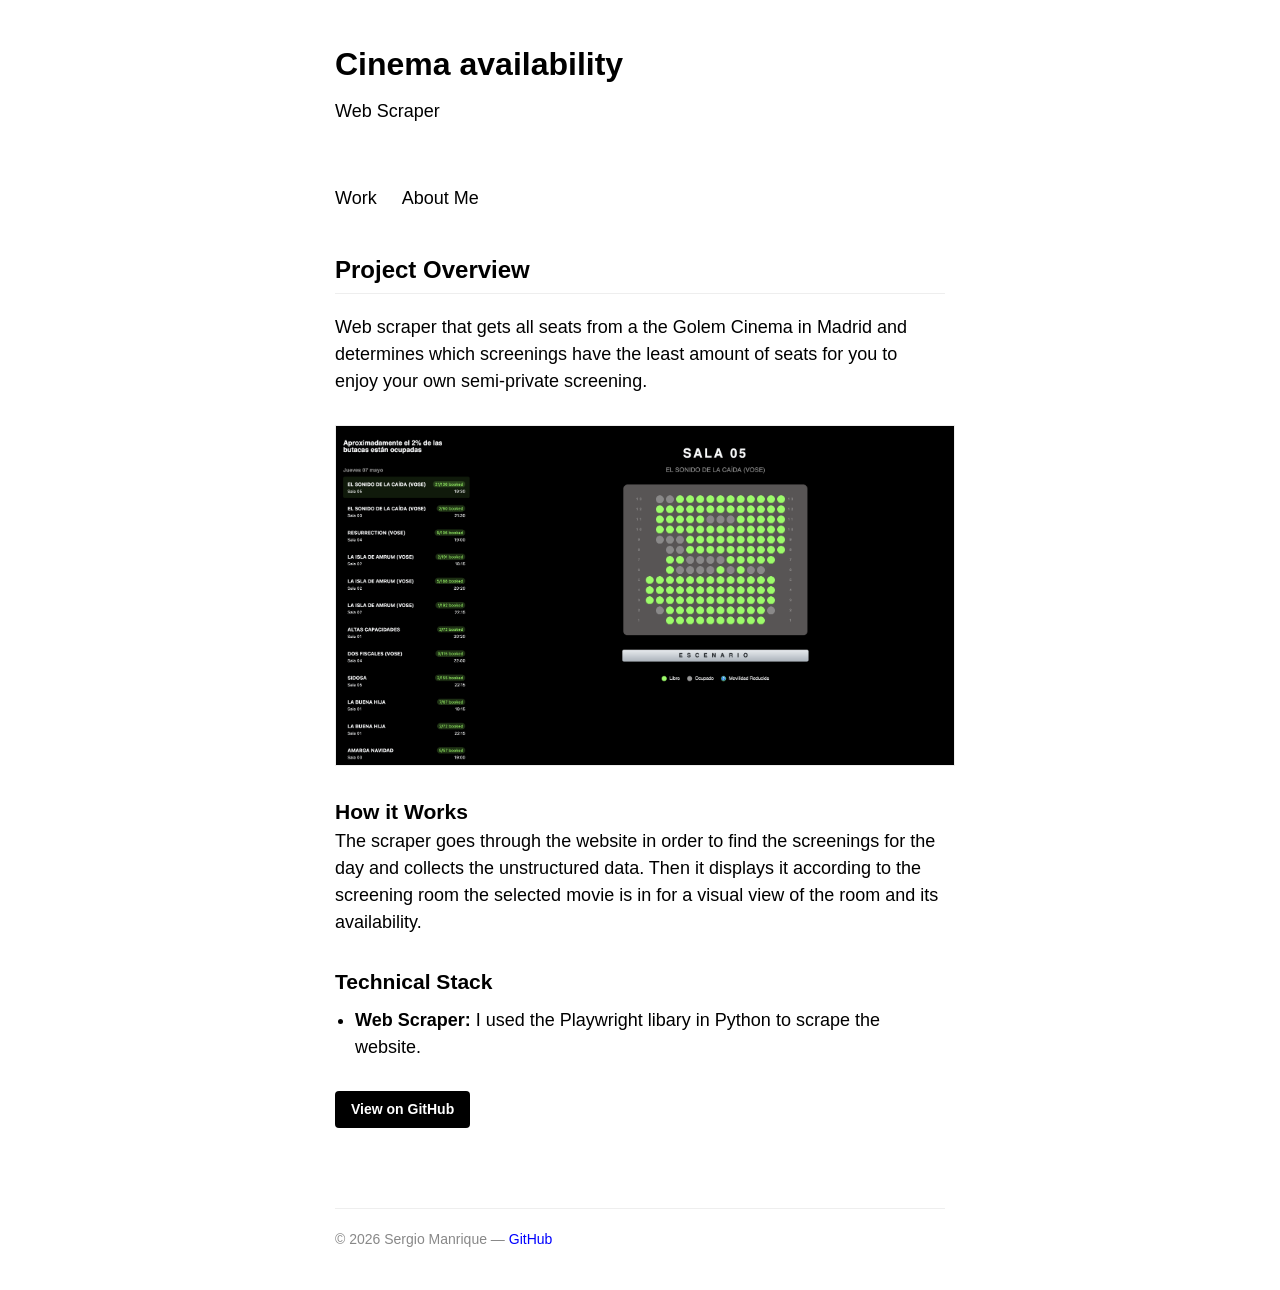
<file: Projects/golem-availability.html>
<!DOCTYPE html>
<html lang="en">
<head>
    <meta charset="UTF-8">
    <meta name="viewport" content="width=device-width, initial-scale=1.0">
    <title>Cinema availability | Sergio Manrique</title>
    <link rel="icon" type="image/png" href="../Fotos_Calle/Logo_portfolio.png">
    <link rel="stylesheet" href="../index.css">
    </head>
    <body>
    <header>
        <h1>Cinema availability</h1>
        <p>Web Scraper</p>
    </header>

    <nav>
        <a href="../index.html">Work</a>
        <a href="../about.html">About Me</a>
    </nav>

    <main>
        <section>
            <h2>Project Overview</h2>
            <div class="about-content">
                <p>
                    Web scraper that gets all seats from a the Golem Cinema in Madrid and determines which screenings have the least amount of seats for you to enjoy your own semi-private screening.
                </p>
                
                <img src="../Photos/captura.png" alt="Cinema Dashboard" class="project-image">

                <h3 style="margin-top: 20px;">How it Works</h3>
                <p>
                    The scraper goes through the website in order to find the screenings for the day and collects the unstructured data. Then it displays it according to the screening room the selected movie is in for a visual view of the room and its availability. 
                </p>
                <h3 style="margin-top: 30px;">Technical Stack</h3>
                <ul style="margin-left: 20px; margin-top: 10px;">
                    <li><strong>Web Scraper:</strong> I used the Playwright libary in Python to scrape the website.</li>
                </ul>

                <div style="margin-top: 30px;">
                    <a href="https://github.com/sergiomanr/golem-seat-availability" class="github-btn" target="_blank">View on GitHub</a>
                </div>
            </div>
        </section>
    </main>

    <footer class="footer">
        <p>&copy; 2026 Sergio Manrique — <a href="https://github.com/sergiomanr">GitHub</a></p>
    </footer>
</body>
</html>
</file>
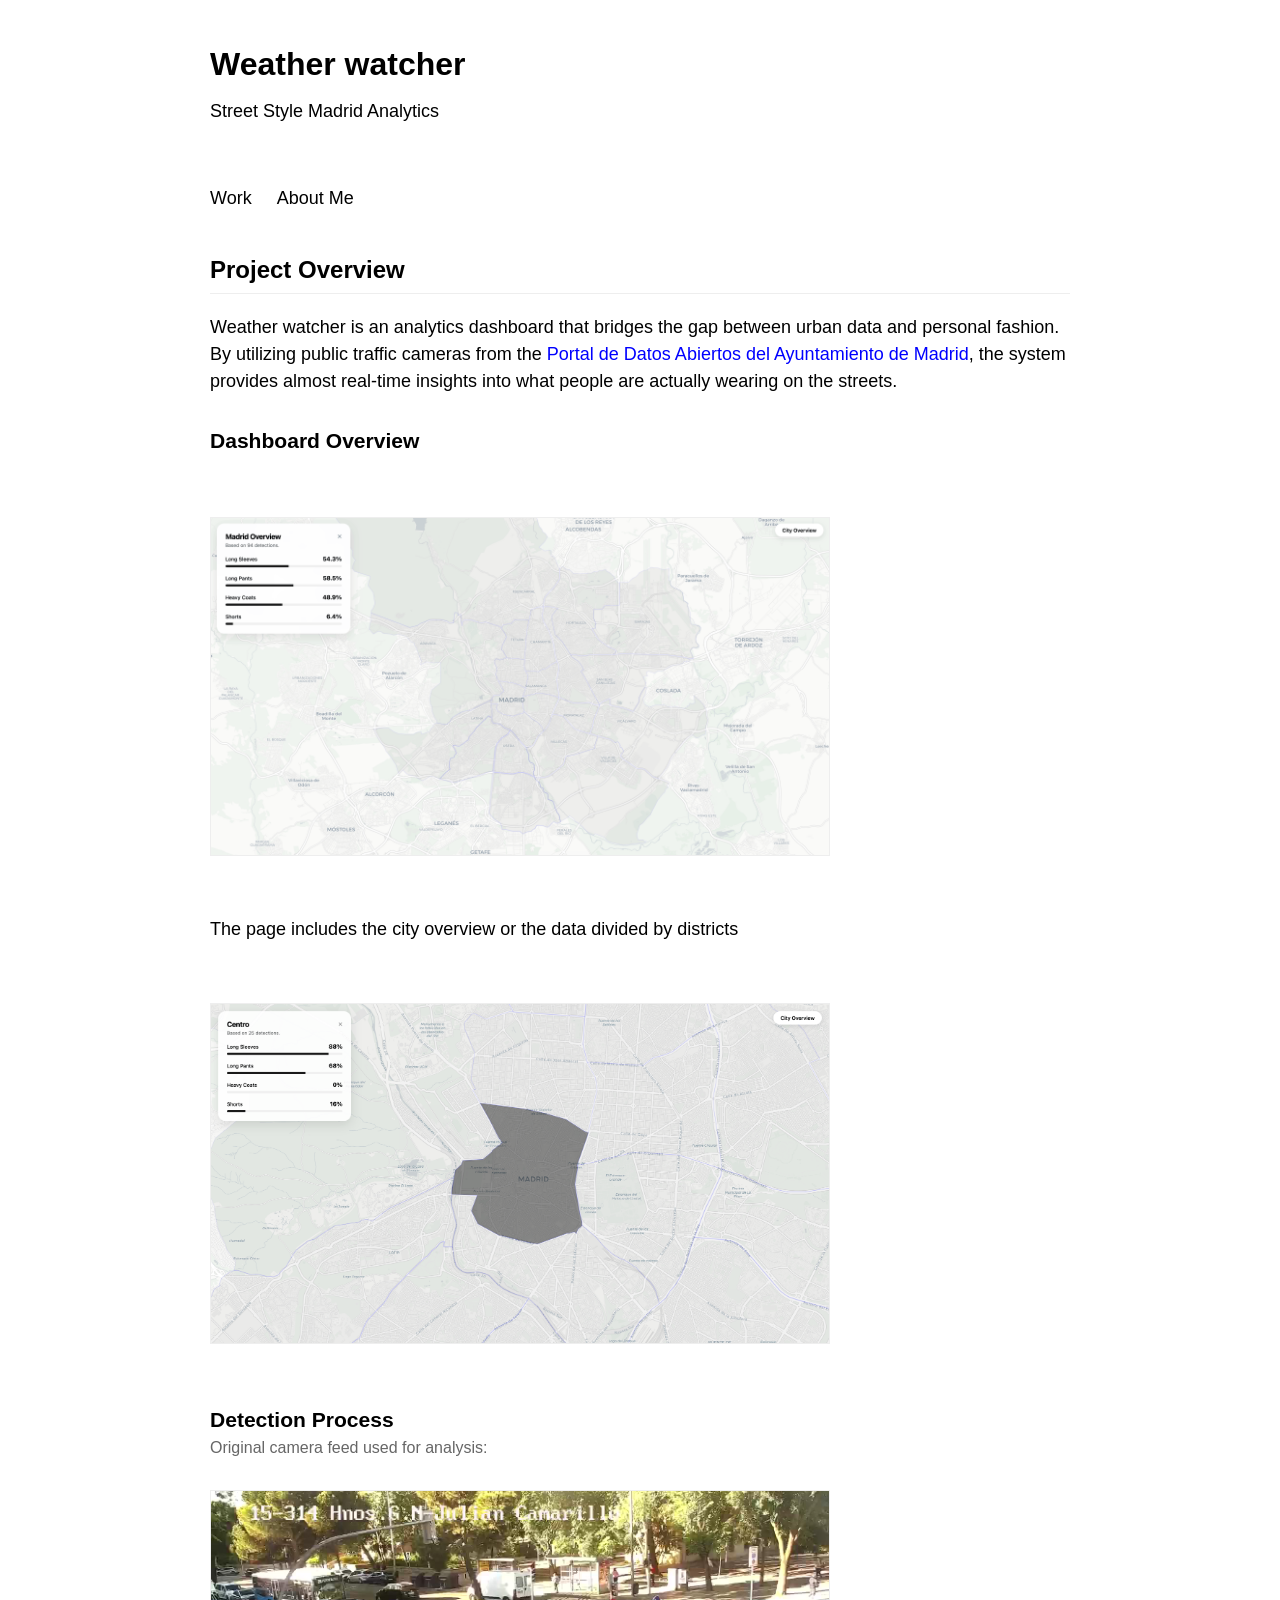
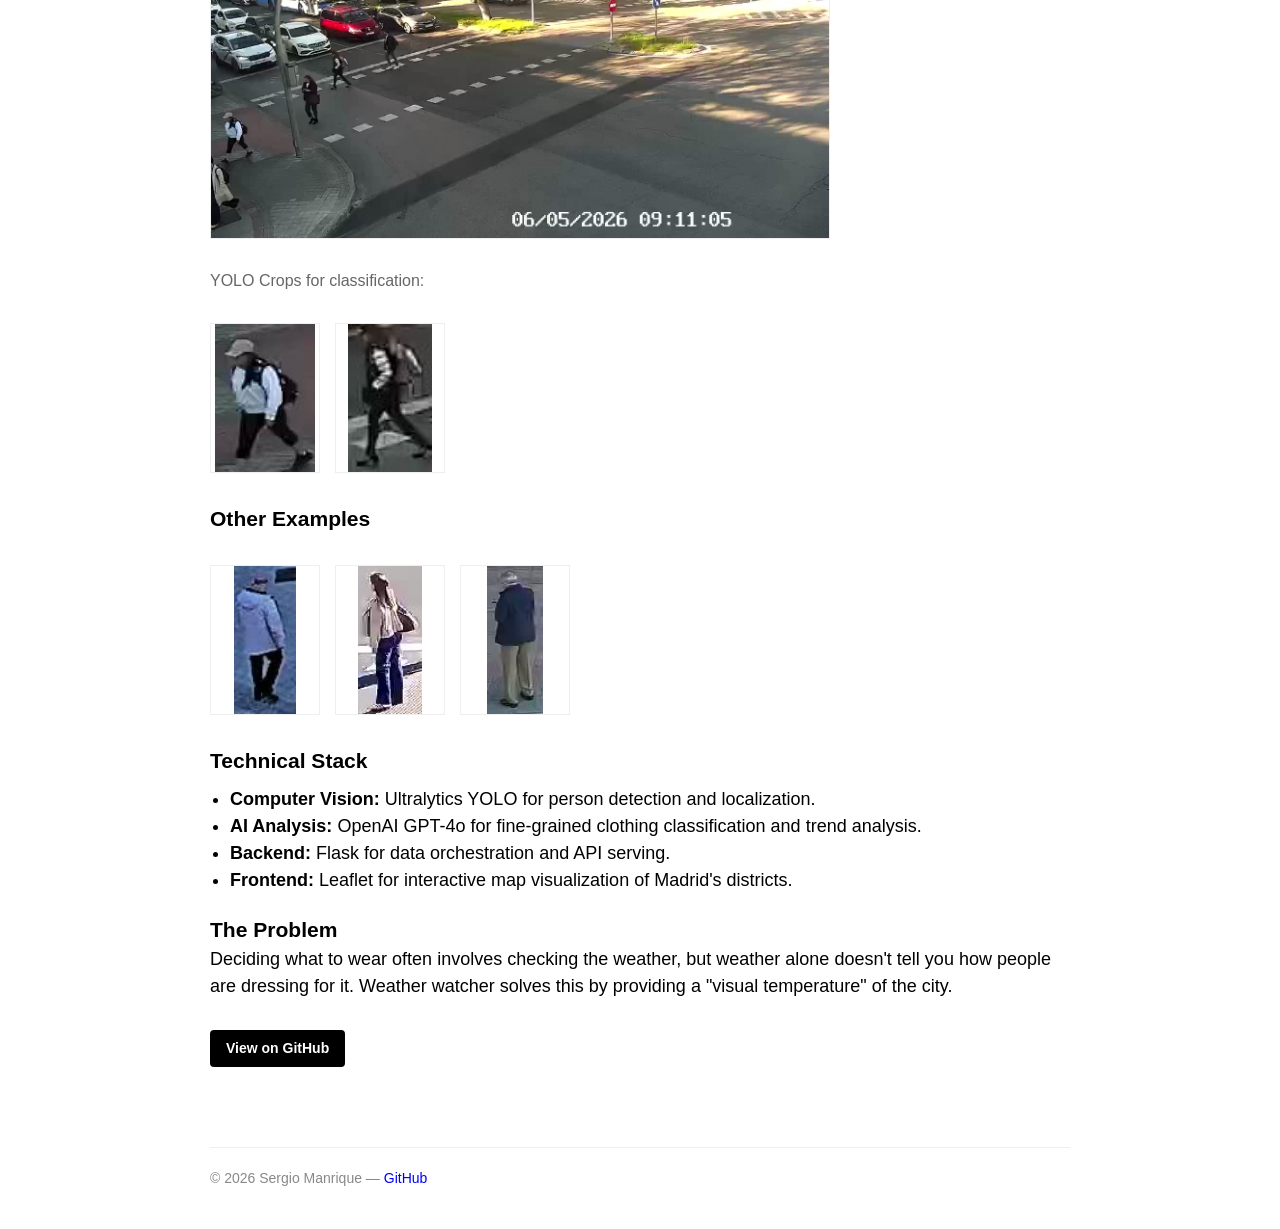
<file: Projects/weather-watcher.html>
<!DOCTYPE html>
<html lang="en">
<head>
    <meta charset="UTF-8">
    <meta name="viewport" content="width=device-width, initial-scale=1.0">
    <title>Weather watcher | Sergio Manrique</title>
    <link rel="icon" type="image/png" href="../Fotos_Calle/Logo_portfolio.png">
    <link rel="stylesheet" href="../index.css">
    </head>
    <body class="wide-container">
    <header>
        <h1>Weather watcher</h1>
        <p>Street Style Madrid Analytics</p>
    </header>

    <nav>
        <a href="../index.html">Work</a>
        <a href="../about.html">About Me</a>
    </nav>

    <main>
        <section>
            <h2>Project Overview</h2>
            <div class="about-content">
                <p>
                    Weather watcher is an analytics dashboard that bridges the gap between urban data and personal fashion. By utilizing public traffic cameras from the <a href="https://datos.madrid.es/dataset/?q=&sort=extras_dataset_downloads+asc">Portal de Datos Abiertos del Ayuntamiento de Madrid</a>, the system provides almost real-time insights into what people are actually wearing on the streets.
                </p>

                <h3 style="margin-top: 30px;">Dashboard Overview</h3>
                <div class="gallery">
                    <img src="../Photos/Captura de pantalla 2026-05-06 a las 11.28.49.png" alt="Dashboard Screenshot 2" class="project-image" style="width: 860px;">
                </div>
                <p>
                    The page includes the city overview or the data divided by districts
                </p>
                <div class="gallery">
                    <img src="../Photos/Captura de pantalla 2026-05-06 a las 11.28.16.png" alt="Dashboard Screenshot 1" class="project-image" style="width: 860px;">
                </div>
                <h3 style="margin-top: 30px;">Detection Process</h3>
                <p style="font-size: 16px; color: #666; margin-bottom: 10px;">Original camera feed used for analysis:</p>
                <img src="../Photos/camera_15314 copia.jpg" alt="Original Scene" class="project-image" style="width: 860px;"">
                
                <p style="font-size: 16px; color: #666; margin-bottom: 10px;">YOLO Crops for classification:</p>
                <div class="gallery" style="grid-template-columns: repeat(auto-fill, minmax(100px, 1fr));">
                    <img src="../Photos/camera_15314-2 copia.jpg" alt="YOLO Crop 1" class="gallery-image" style="height: 150px; object-fit: contain;">
                    <img src="../Photos/camera_15314-5 copia.jpg" alt="YOLO Crop 2" class="gallery-image" style="height: 150px; object-fit: contain;">
                </div>

                <h3 style="margin-top: 30px;">Other Examples</h3>
                <div class="gallery" style="grid-template-columns: repeat(auto-fill, minmax(100px, 1fr));">
                    <img src="../Photos/camera_05309 copia.jpg" alt="Madrid Street Camera 1" class="gallery-image" style="height: 150px; object-fit: contain;">
                    <img src="../Photos/camera_07315 copia.jpg" alt="Madrid Street Camera 2" class="gallery-image" style="height: 150px; object-fit: contain;">
                    <img src="../Photos/camera_15316 copia.jpg" alt="Madrid Street Camera 3" class="gallery-image" style="height: 150px; object-fit: contain;">
                </div>
                
                <h3 style="margin-top: 30px;">Technical Stack</h3>
                <ul style="margin-left: 20px; margin-top: 10px;">
                    <li><strong>Computer Vision:</strong> Ultralytics YOLO for person detection and localization.</li>
                    <li><strong>AI Analysis:</strong> OpenAI GPT-4o for fine-grained clothing classification and trend analysis.</li>
                    <li><strong>Backend:</strong> Flask for data orchestration and API serving.</li>
                    <li><strong>Frontend:</strong> Leaflet for interactive map visualization of Madrid's districts.</li>
                </ul>

                <h3 style="margin-top: 20px;">The Problem</h3>
                <p>
                    Deciding what to wear often involves checking the weather, but weather alone doesn't tell you how people are dressing for it. Weather watcher solves this by providing a "visual temperature" of the city.
                </p>

                <div style="margin-top: 30px;">
                    <a href="https://github.com/sergiomanr/Weather-watcher" class="github-btn" target="_blank">View on GitHub</a>
                </div>
            </div>
        </section>
    </main>

    <footer class="footer">
        <p>&copy; 2026 Sergio Manrique — <a href="https://github.com/sergiomanr">GitHub</a></p>
    </footer>
</body>
</html>
</file>
<file: index.css>
:root {
    --bg-color: #ffffff;
    --text-color: #000000;
    --link-color: #0000ff;
    --font-stack: -apple-system, BlinkMacSystemFont, "Segoe UI", Roboto, Helvetica, Arial, sans-serif, "Apple Color Emoji", "Segoe UI Emoji";
}

* {
    margin: 0;
    padding: 0;
    box-sizing: border-box;
}

body {
    background-color: var(--bg-color);
    color: var(--text-color);
    font-family: var(--font-stack);
    line-height: 1.5;
    padding: 40px 20px;
    max-width: 650px;
    margin: 0 auto;
    font-size: 18px;
    transition: max-width 0.3s ease;
}

body.wide-container {
    max-width: 900px;
}

header {
    margin-bottom: 60px;
}

h1 {
    font-size: 32px;
    font-weight: 700;
    margin-bottom: 10px;
}

nav {
    margin-bottom: 40px;
}

nav a {
    margin-right: 20px;
    text-decoration: none;
    color: var(--text-color);
    font-weight: 500;
}

/* nav a:hover {
    text-decoration: underline;
} */

section {
    margin-bottom: 40px;
}

h2 {
    font-size: 24px;
    font-weight: 700;
    margin-bottom: 20px;
    border-bottom: 1px solid #eee;
    padding-bottom: 5px;
}

.project {
    margin-bottom: 40px;
    padding: 20px;
    border: 1px solid #eee;
    transition: background-color 0.3s ease;
    position: relative;
    cursor: pointer;
    text-decoration: none;
    display: block;
    color: inherit;
}

.project:hover {
    background-color: #f5f5f5;
}

.project-card-link {
    text-decoration: none;
    color: inherit;
    display: block;
    margin-bottom: 15px;
}

.project-card-link::after {
    content: "";
    position: absolute;
    top: 0;
    left: 0;
    right: 0;
    bottom: 0;
    z-index: 1;
}

.project-title {
    font-weight: 700;
    display: block;
    color: var(--text-color);
    margin-bottom: 5px;
}

.project-description {
    color: #444;
    display: block;
    margin-bottom: 15px;
}

.tech-stack {
    font-size: 14px;
    color: #888;
}

.github-btn {
    display: inline-block;
    padding: 8px 16px;
    background-color: #000;
    color: #fff;
    text-decoration: none;
    font-size: 14px;
    font-weight: 600;
    border-radius: 4px;
    transition: opacity 0.2s ease;
    position: relative;
    z-index: 2;
}

.github-btn:hover {
    opacity: 0.8;
}

.project-image {
    max-width: 620px;
    height: auto;
    margin: 30px 0;
    border: 1px solid #eee;
}

.gallery {
    display: grid;
    grid-template-columns: repeat(auto-fill, minmax(200px, 1fr));
    gap: 15px;
    margin: 30px 0;
}

.gallery-image {
    width: 100%;
    height: 150px;
    object-fit: cover;
    border: 1px solid #eee;
    cursor: pointer;
    transition: transform 0.2s ease;
}

.gallery-image:hover {
    transform: scale(1.02);
}

.footer {
    margin-top: 80px;
    font-size: 14px;
    color: #888;
    border-top: 1px solid #eee;
    padding-top: 20px;
}

a {
    color: var(--link-color);
    text-decoration: none;
}

/* a:hover {
    text-decoration: underline;
} */

img {
    max-width: 100%;
    height: auto;
    display: block;
}

.about-content {
    margin-top: 20px;
}

.resume-link {
    display: inline-block;
    margin-top: 20px;
    font-weight: 600;
}
</file>
